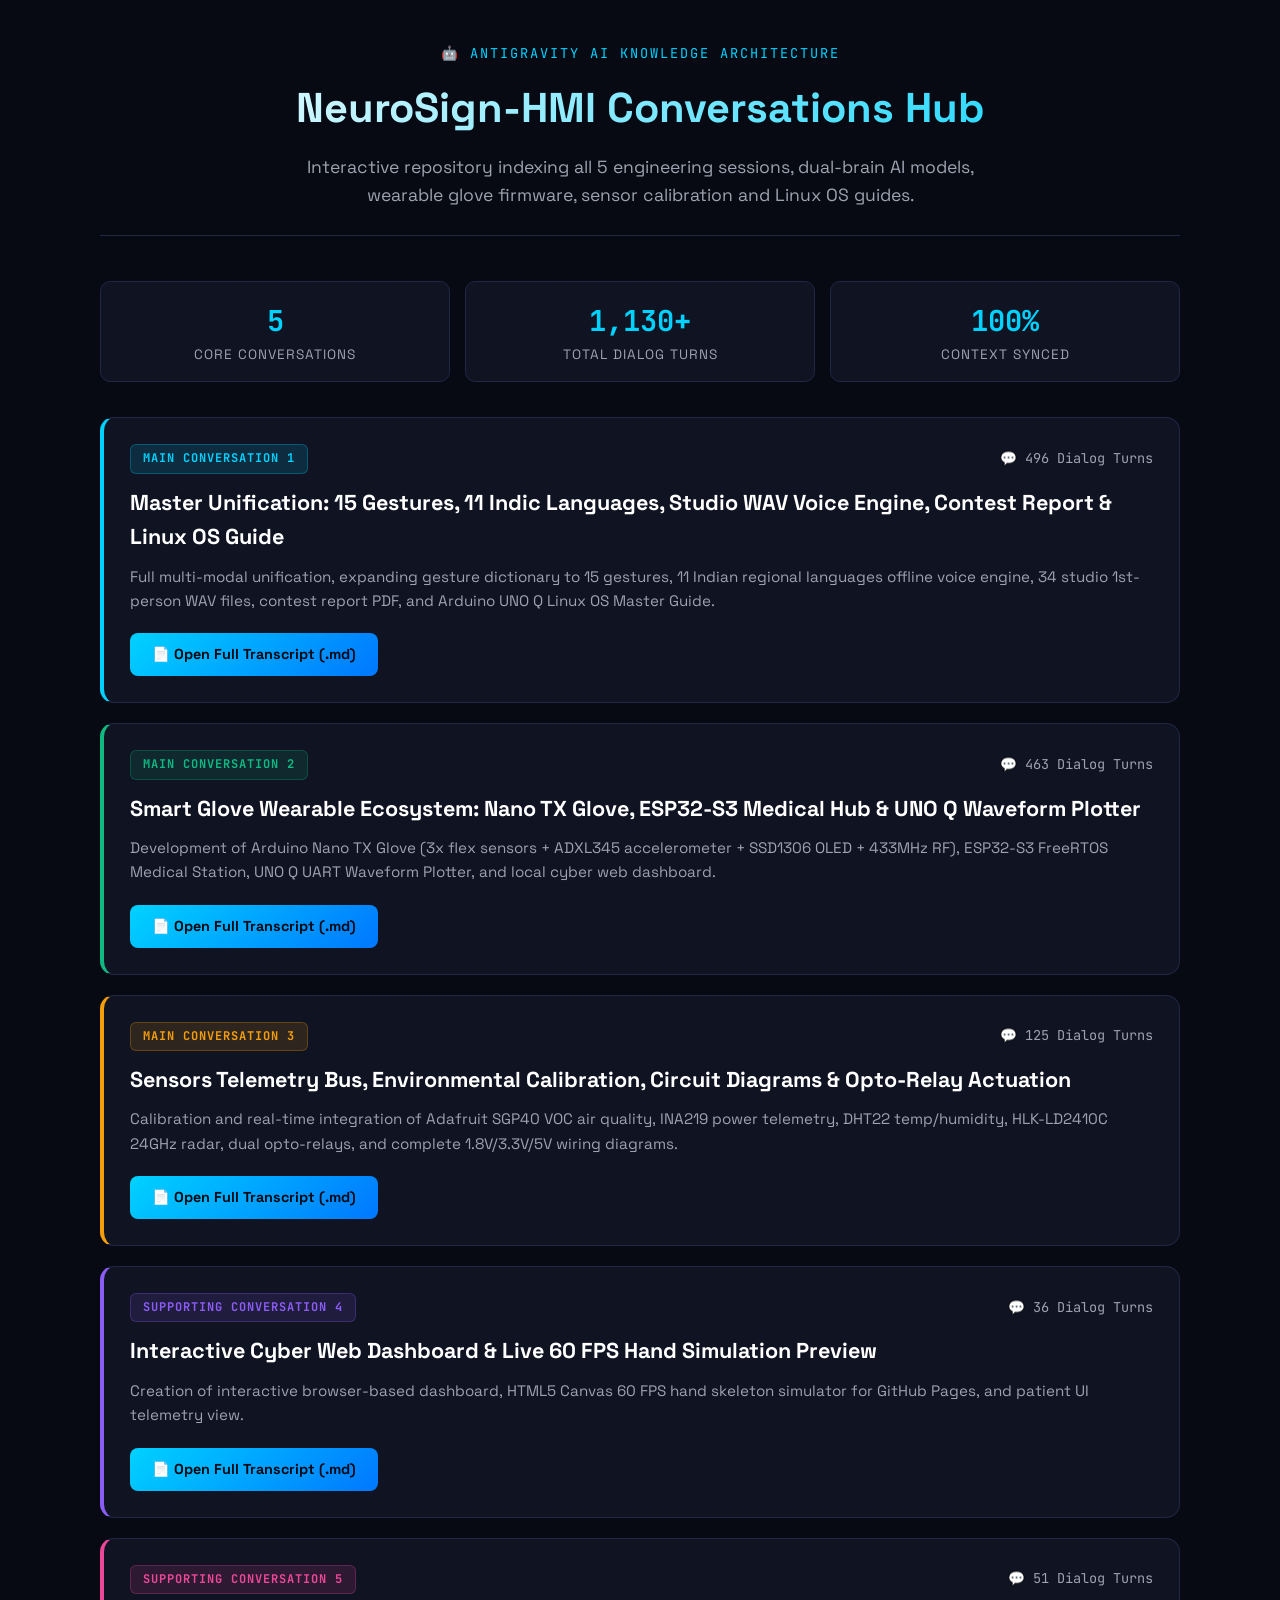
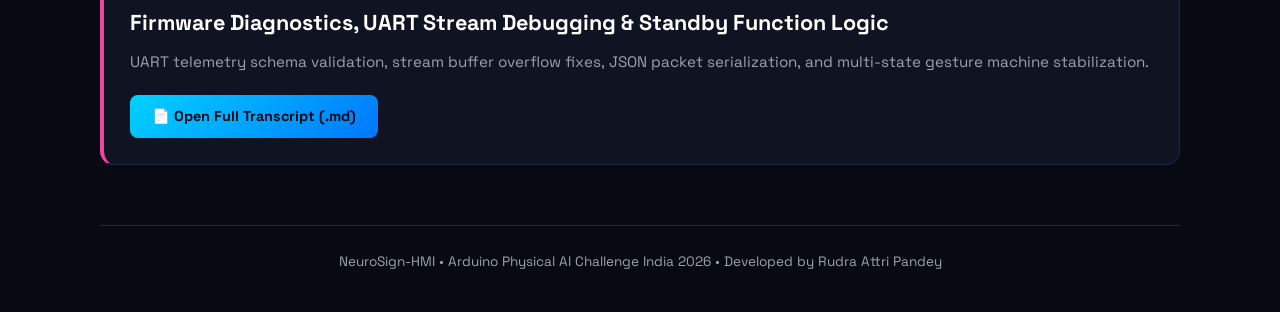
<file: all_chat_sessions/INDEX.html>
<!DOCTYPE html>
<html lang="en">
<head>
    <meta charset="UTF-8">
    <meta name="viewport" content="width=device-width, initial-scale=1.0">
    <title>NeuroSign-HMI — All Conversations Navigator Hub</title>
    <link href="https://fonts.googleapis.com/css2?family=Space+Grotesk:wght@400;500;600;700&family=JetBrains+Mono:wght@400;500;700&display=swap" rel="stylesheet">
    <style>
        :root {
            --bg: #070913;
            --panel: #0f1322;
            --panel-hover: #161c33;
            --border: #1f2744;
            --cyan: #00d2ff;
            --green: #10b981;
            --amber: #f59e0b;
            --purple: #8b5cf6;
            --text: #f3f4f6;
            --text-dim: #9ca3af;
        }
        * { box-sizing: border-box; margin: 0; padding: 0; }
        body {
            background-color: var(--bg);
            color: var(--text);
            font-family: 'Space Grotesk', sans-serif;
            padding: 40px 20px;
            line-height: 1.6;
        }
        .container {
            max-width: 1080px;
            margin: 0 auto;
        }
        header {
            text-align: center;
            margin-bottom: 45px;
            padding-bottom: 25px;
            border-bottom: 1px solid var(--border);
        }
        .brand-tag {
            font-family: 'JetBrains Mono', monospace;
            font-size: 0.85rem;
            color: var(--cyan);
            letter-spacing: 2px;
            text-transform: uppercase;
            margin-bottom: 10px;
            display: inline-block;
        }
        h1 {
            font-size: 2.6rem;
            font-weight: 700;
            background: linear-gradient(135deg, #ffffff 0%, #00d2ff 100%);
            -webkit-background-clip: text;
            -webkit-text-fill-color: transparent;
            margin-bottom: 12px;
        }
        p.desc {
            color: var(--text-dim);
            font-size: 1.1rem;
            max-width: 700px;
            margin: 0 auto;
        }
        .stats-bar {
            display: grid;
            grid-template-columns: repeat(auto-fit, minmax(200px, 1fr));
            gap: 15px;
            margin-bottom: 35px;
        }
        .stat-box {
            background: var(--panel);
            border: 1px solid var(--border);
            border-radius: 10px;
            padding: 16px 20px;
            text-align: center;
        }
        .stat-val {
            font-size: 1.8rem;
            font-weight: 700;
            color: var(--cyan);
            font-family: 'JetBrains Mono', monospace;
        }
        .stat-lbl {
            font-size: 0.85rem;
            color: var(--text-dim);
            text-transform: uppercase;
            letter-spacing: 1px;
        }
        .grid {
            display: grid;
            gap: 20px;
        }
        .card {
            background: var(--panel);
            border: 1px solid var(--border);
            border-radius: 14px;
            padding: 26px;
            transition: all 0.3s cubic-bezier(0.4, 0, 0.2, 1);
            position: relative;
        }
        .card:hover {
            background: var(--panel-hover);
            transform: translateY(-4px);
            box-shadow: 0 12px 30px rgba(0, 210, 255, 0.12);
        }
        .card-header {
            display: flex;
            justify-content: space-between;
            align-items: center;
            margin-bottom: 12px;
            flex-wrap: wrap;
            gap: 10px;
        }
        .badge {
            font-family: 'JetBrains Mono', monospace;
            font-size: 0.75rem;
            font-weight: 700;
            padding: 4px 12px;
            border-radius: 6px;
            letter-spacing: 1px;
        }
        .turns-badge {
            color: var(--text-dim);
            font-family: 'JetBrains Mono', monospace;
            font-size: 0.85rem;
        }
        .card h2 {
            font-size: 1.35rem;
            margin-bottom: 10px;
            color: #ffffff;
        }
        .card p {
            color: var(--text-dim);
            font-size: 0.95rem;
            margin-bottom: 20px;
            line-height: 1.6;
        }
        .btn-view {
            display: inline-flex;
            align-items: center;
            gap: 8px;
            background: linear-gradient(135deg, #00d2ff 0%, #0077ff 100%);
            color: #070913;
            text-decoration: none;
            font-weight: 700;
            font-size: 0.9rem;
            padding: 10px 22px;
            border-radius: 8px;
            transition: opacity 0.2s;
        }
        .btn-view:hover {
            opacity: 0.9;
        }
        footer {
            text-align: center;
            margin-top: 60px;
            color: var(--text-dim);
            font-size: 0.85rem;
            border-top: 1px solid var(--border);
            padding-top: 25px;
        }
    </style>
</head>
<body>
    <div class="container">
        <header>
            <span class="brand-tag">🤖 Antigravity AI Knowledge Architecture</span>
            <h1>NeuroSign-HMI Conversations Hub</h1>
            <p class="desc">Interactive repository indexing all 5 engineering sessions, dual-brain AI models, wearable glove firmware, sensor calibration and Linux OS guides.</p>
        </header>

        <div class="stats-bar">
            <div class="stat-box">
                <div class="stat-val">5</div>
                <div class="stat-lbl">Core Conversations</div>
            </div>
            <div class="stat-box">
                <div class="stat-val">1,130+</div>
                <div class="stat-lbl">Total Dialog Turns</div>
            </div>
            <div class="stat-box">
                <div class="stat-val">100%</div>
                <div class="stat-lbl">Context Synced</div>
            </div>
        </div>

        <div class="grid">

            <div class="card" style="border-left: 4px solid #00d2ff;">
                <div class="card-header">
                    <span class="badge" style="background: #00d2ff22; color: #00d2ff; border: 1px solid #00d2ff44;">MAIN CONVERSATION 1</span>
                    <span class="turns-badge">💬 496 Dialog Turns</span>
                </div>
                <h2>Master Unification: 15 Gestures, 11 Indic Languages, Studio WAV Voice Engine, Contest Report & Linux OS Guide</h2>
                <p>Full multi-modal unification, expanding gesture dictionary to 15 gestures, 11 Indian regional languages offline voice engine, 34 studio 1st-person WAV files, contest report PDF, and Arduino UNO Q Linux OS Master Guide.</p>
                <a href="markdown_transcripts/CONVERSATION_01_Master_Orchestrator_15Gestures_11Languages_LinuxGuide.md" class="btn-view">
                    <span>📄 Open Full Transcript (.md)</span>
                </a>
            </div>
    
            <div class="card" style="border-left: 4px solid #10b981;">
                <div class="card-header">
                    <span class="badge" style="background: #10b98122; color: #10b981; border: 1px solid #10b98144;">MAIN CONVERSATION 2</span>
                    <span class="turns-badge">💬 463 Dialog Turns</span>
                </div>
                <h2>Smart Glove Wearable Ecosystem: Nano TX Glove, ESP32-S3 Medical Hub & UNO Q Waveform Plotter</h2>
                <p>Development of Arduino Nano TX Glove (3x flex sensors + ADXL345 accelerometer + SSD1306 OLED + 433MHz RF), ESP32-S3 FreeRTOS Medical Station, UNO Q UART Waveform Plotter, and local cyber web dashboard.</p>
                <a href="markdown_transcripts/CONVERSATION_02_Wearable_Smart_Glove_Medical_Hub.md" class="btn-view">
                    <span>📄 Open Full Transcript (.md)</span>
                </a>
            </div>
    
            <div class="card" style="border-left: 4px solid #f59e0b;">
                <div class="card-header">
                    <span class="badge" style="background: #f59e0b22; color: #f59e0b; border: 1px solid #f59e0b44;">MAIN CONVERSATION 3</span>
                    <span class="turns-badge">💬 125 Dialog Turns</span>
                </div>
                <h2>Sensors Telemetry Bus, Environmental Calibration, Circuit Diagrams & Opto-Relay Actuation</h2>
                <p>Calibration and real-time integration of Adafruit SGP40 VOC air quality, INA219 power telemetry, DHT22 temp/humidity, HLK-LD2410C 24GHz radar, dual opto-relays, and complete 1.8V/3.3V/5V wiring diagrams.</p>
                <a href="markdown_transcripts/CONVERSATION_03_SensorBus_Calibration_Relays_Wiring.md" class="btn-view">
                    <span>📄 Open Full Transcript (.md)</span>
                </a>
            </div>
    
            <div class="card" style="border-left: 4px solid #8b5cf6;">
                <div class="card-header">
                    <span class="badge" style="background: #8b5cf622; color: #8b5cf6; border: 1px solid #8b5cf644;">SUPPORTING CONVERSATION 4</span>
                    <span class="turns-badge">💬 36 Dialog Turns</span>
                </div>
                <h2>Interactive Cyber Web Dashboard & Live 60 FPS Hand Simulation Preview</h2>
                <p>Creation of interactive browser-based dashboard, HTML5 Canvas 60 FPS hand skeleton simulator for GitHub Pages, and patient UI telemetry view.</p>
                <a href="markdown_transcripts/CONVERSATION_04_Cyber_Dashboard_Web_Preview.md" class="btn-view">
                    <span>📄 Open Full Transcript (.md)</span>
                </a>
            </div>
    
            <div class="card" style="border-left: 4px solid #ec4899;">
                <div class="card-header">
                    <span class="badge" style="background: #ec489922; color: #ec4899; border: 1px solid #ec489944;">SUPPORTING CONVERSATION 5</span>
                    <span class="turns-badge">💬 51 Dialog Turns</span>
                </div>
                <h2>Firmware Diagnostics, UART Stream Debugging & Standby Function Logic</h2>
                <p>UART telemetry schema validation, stream buffer overflow fixes, JSON packet serialization, and multi-state gesture machine stabilization.</p>
                <a href="markdown_transcripts/CONVERSATION_05_Firmware_Diagnostics_Debugging.md" class="btn-view">
                    <span>📄 Open Full Transcript (.md)</span>
                </a>
            </div>
    
        </div>

        <footer>
            NeuroSign-HMI • Arduino Physical AI Challenge India 2026 • Developed by Rudra Attri Pandey
        </footer>
    </div>
</body>
</html>
</file>
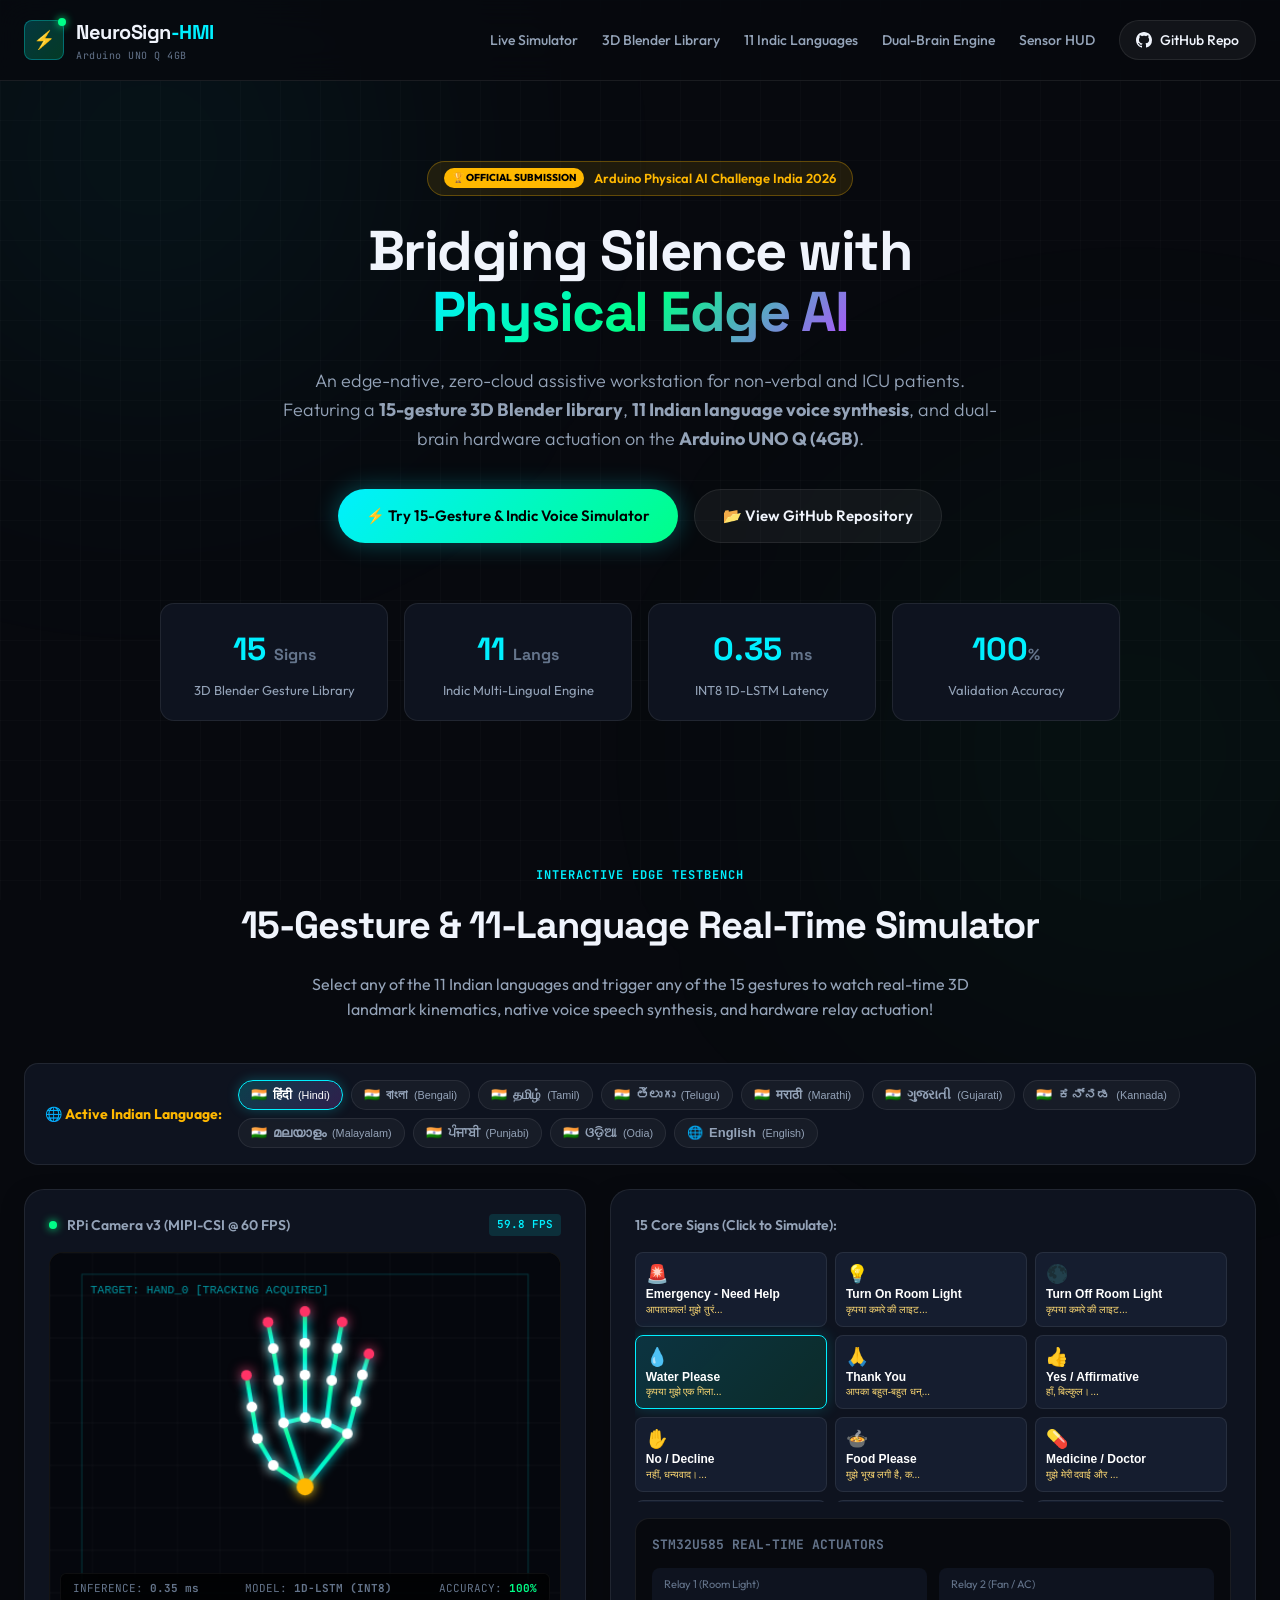
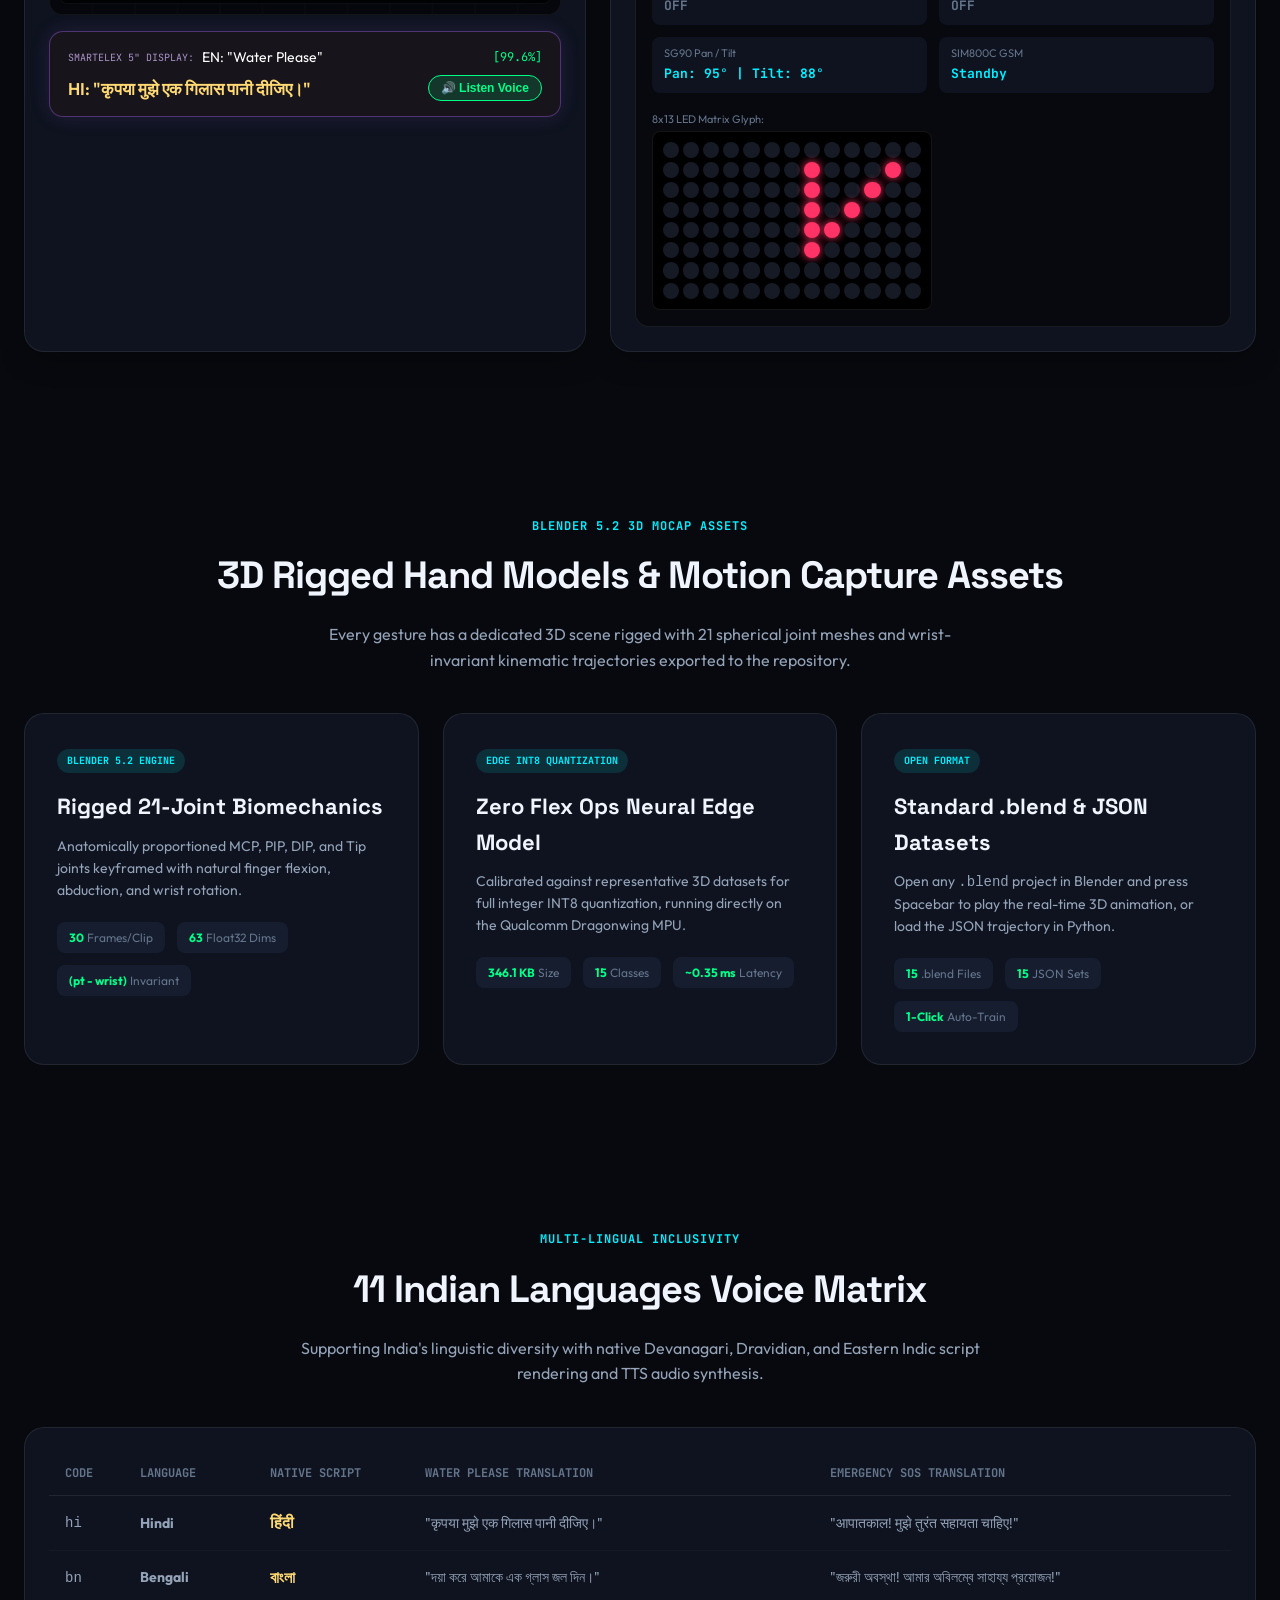
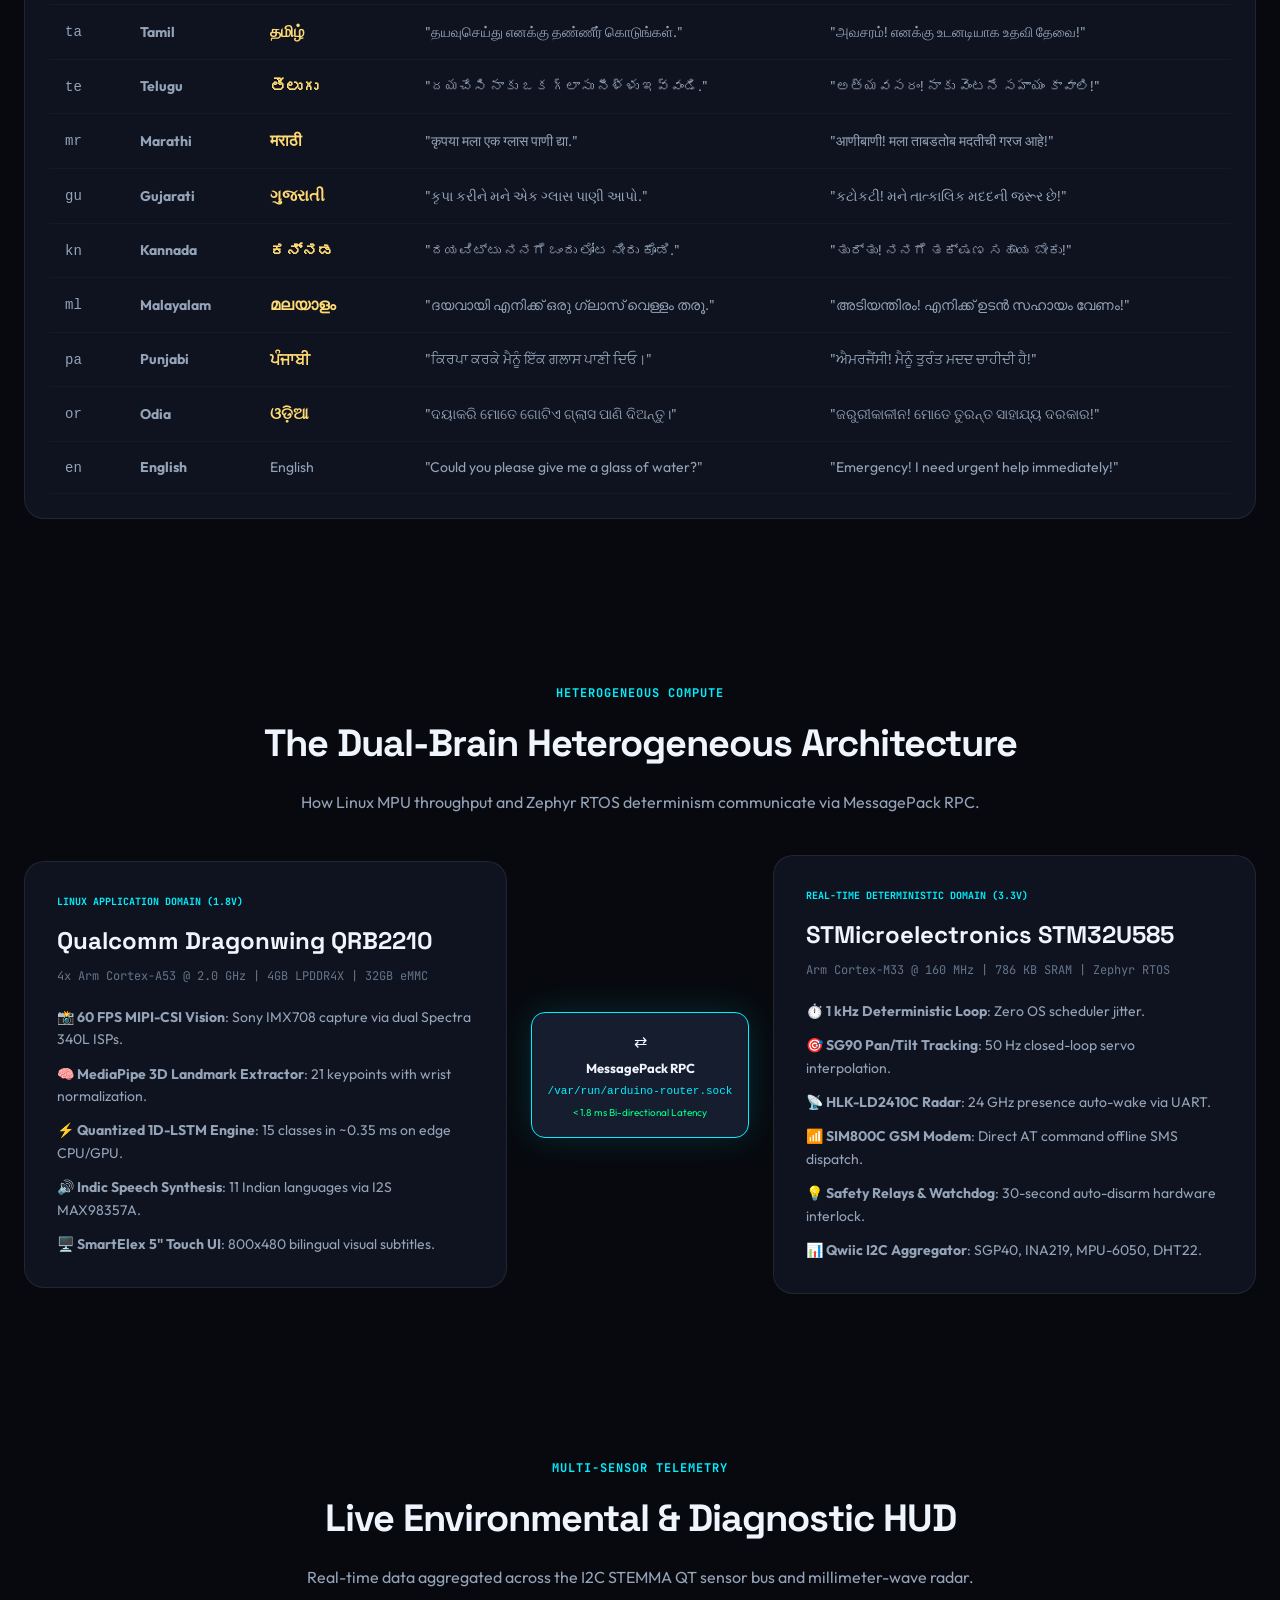
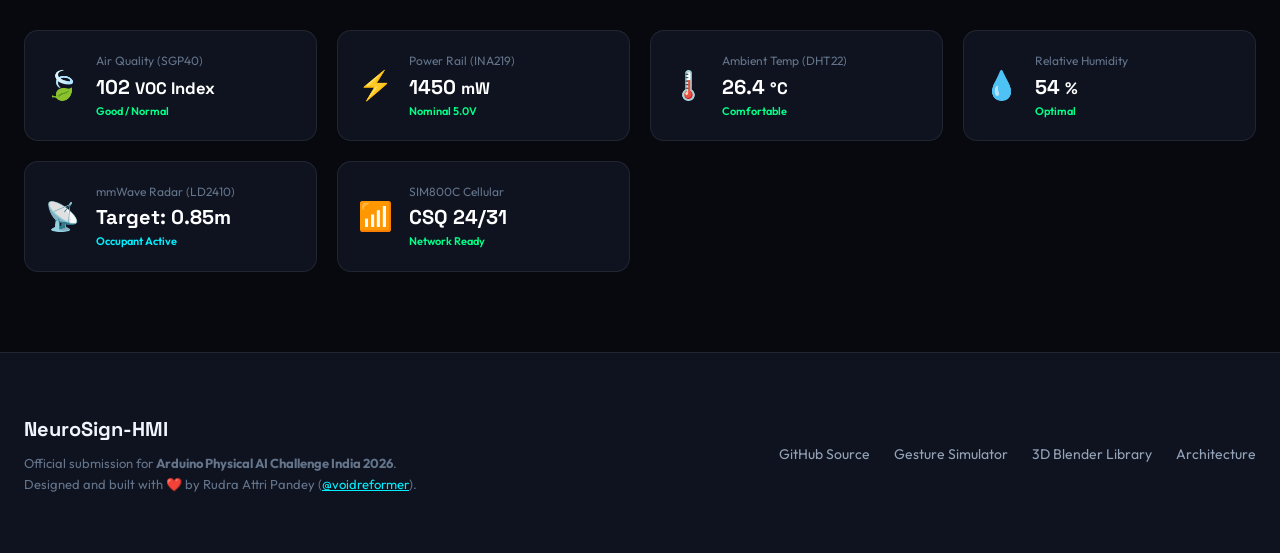
<file: docs/index.html>
<!DOCTYPE html>
<html lang="en">
<head>
    <meta charset="UTF-8">
    <meta name="viewport" content="width=device-width, initial-scale=1.0">
    <title>NeuroSign-HMI — Edge-Native Physical AI Assistive Station</title>
    <meta name="description" content="Official submission for Arduino Physical AI Challenge India 2026. Edge-native 15-gesture 3D sign language interpreter with 11-language Indic speech synthesis on Arduino UNO Q (4GB).">
    
    <!-- Google Fonts: Space Grotesk + Outfit + JetBrains Mono + Indic Scripts -->
    <link rel="preconnect" href="https://fonts.googleapis.com">
    <link rel="preconnect" href="https://fonts.gstatic.com" crossorigin>
    <link href="https://fonts.googleapis.com/css2?family=JetBrains+Mono:wght@400;600;700&family=Outfit:wght@300;400;600;700;800&family=Space+Grotesk:wght@500;700&family=Noto+Sans+Devanagari:wght@400;600;700&family=Noto+Sans+Bengali:wght@400;600;700&family=Noto+Sans+Tamil:wght@400;600;700&family=Noto+Sans+Telugu:wght@400;600;700&display=swap" rel="stylesheet">
    <link rel="stylesheet" href="styles.css">
</head>
<body>
    <!-- Background Animated Mesh Glow -->
    <div class="bg-glow bg-glow-1"></div>
    <div class="bg-glow bg-glow-2"></div>
    <div class="bg-grid"></div>

    <!-- Navigation Header -->
    <header class="navbar">
        <div class="nav-container">
            <div class="brand">
                <div class="brand-logo">
                    <span class="pulse-dot"></span>
                    <span class="logo-icon">⚡</span>
                </div>
                <div class="brand-text">
                    <span class="brand-name">NeuroSign<span class="brand-accent">-HMI</span></span>
                    <span class="brand-badge">Arduino UNO Q 4GB</span>
                </div>
            </div>
            <nav class="nav-links">
                <a href="#simulator">Live Simulator</a>
                <a href="#blender-studio">3D Blender Library</a>
                <a href="#languages">11 Indic Languages</a>
                <a href="#architecture">Dual-Brain Engine</a>
                <a href="#telemetry">Sensor HUD</a>
                <a href="https://github.com/voidreformer/NeuroSign-HMI" target="_blank" class="nav-btn-gh">
                    <svg height="16" width="16" viewBox="0 0 16 16" fill="currentColor"><path d="M8 0C3.58 0 0 3.58 0 8c0 3.54 2.29 6.53 5.47 7.59.4.07.55-.17.55-.38 0-.19-.01-.82-.01-1.49-2.01.37-2.53-.49-2.69-.94-.09-.23-.48-.94-.82-1.13-.28-.15-.68-.52-.01-.53.63-.01 1.08.58 1.23.82.72 1.21 1.87.87 2.33.66.07-.52.28-.87.51-1.07-1.78-.2-3.64-.89-3.64-3.95 0-.87.31-1.59.82-2.15-.08-.2-.36-1.02.08-2.12 0 0 .67-.21 2.2.82.64-.18 1.32-.27 2-.27.68 0 1.36.09 2 .27 1.53-1.04 2.2-.82 2.2-.82.44 1.1.16 1.92.08 2.12.51.56.82 1.27.82 2.15 0 3.07-1.87 3.75-3.65 3.95.29.25.54.73.54 1.48 0 1.07-.01 1.93-.01 2.2 0 .21.15.46.55.38A8.013 8.013 0 0016 8c0-4.42-3.58-8-8-8z"></path></svg>
                    GitHub Repo
                </a>
            </nav>
        </div>
    </header>

    <!-- Main Hero Section -->
    <section class="hero-section">
        <div class="hero-content">
            <div class="badge-contest">
                <span class="badge-chip">🏆 OFFICIAL SUBMISSION</span>
                <span>Arduino Physical AI Challenge India 2026</span>
            </div>
            <h1 class="hero-title">
                Bridging Silence with <br>
                <span class="gradient-text">Physical Edge AI</span>
            </h1>
            <p class="hero-desc">
                An edge-native, zero-cloud assistive workstation for non-verbal and ICU patients. Featuring a <strong>15-gesture 3D Blender library</strong>, <strong>11 Indian language voice synthesis</strong>, and dual-brain hardware actuation on the <strong>Arduino UNO Q (4GB)</strong>.
            </p>
            <div class="hero-cta-group">
                <a href="#simulator" class="btn btn-primary">
                    <span>⚡ Try 15-Gesture & Indic Voice Simulator</span>
                </a>
                <a href="https://github.com/voidreformer/NeuroSign-HMI" target="_blank" class="btn btn-secondary">
                    <span>📂 View GitHub Repository</span>
                </a>
            </div>

            <!-- Real-Time Metrics Strip -->
            <div class="metrics-strip">
                <div class="metric-card">
                    <div class="metric-value"><span class="counter">15</span> <small>Signs</small></div>
                    <div class="metric-label">3D Blender Gesture Library</div>
                </div>
                <div class="metric-card">
                    <div class="metric-value"><span class="counter">11</span> <small>Langs</small></div>
                    <div class="metric-label">Indic Multi-Lingual Engine</div>
                </div>
                <div class="metric-card">
                    <div class="metric-value"><span class="counter">0.35</span> <small>ms</small></div>
                    <div class="metric-label">INT8 1D-LSTM Latency</div>
                </div>
                <div class="metric-card">
                    <div class="metric-value">100<small>%</small></div>
                    <div class="metric-label">Validation Accuracy</div>
                </div>
            </div>
        </div>
    </section>

    <!-- Live Interactive Gesture & Hardware Simulator -->
    <section id="simulator" class="section-container">
        <div class="section-header">
            <span class="section-tag">INTERACTIVE EDGE TESTBENCH</span>
            <h2 class="section-title">15-Gesture & 11-Language Real-Time Simulator</h2>
            <p class="section-subtitle">Select any of the 11 Indian languages and trigger any of the 15 gestures to watch real-time 3D landmark kinematics, native voice speech synthesis, and hardware relay actuation!</p>
        </div>

        <!-- Language Selector Bar -->
        <div class="lang-selector-bar">
            <span class="lang-bar-title">🌐 Active Indian Language:</span>
            <div class="lang-chips-container" id="langChips">
                <!-- Injected via JS -->
            </div>
        </div>

        <div class="simulator-grid">
            <!-- Left: Hand Skeleton Canvas & Camera Viewport -->
            <div class="sim-card sim-camera">
                <div class="card-header">
                    <span class="status-indicator active"></span>
                    <span>RPi Camera v3 (MIPI-CSI @ 60 FPS)</span>
                    <span class="tag-accent" id="simFps">59.8 FPS</span>
                </div>
                <div class="canvas-wrapper">
                    <canvas id="handCanvas" width="480" height="340"></canvas>
                    <div class="hud-overlay">
                        <div class="hud-item"><span>INFERENCE:</span> <strong id="hudLatency">0.35 ms</strong></div>
                        <div class="hud-item"><span>MODEL:</span> <strong>1D-LSTM (INT8)</strong></div>
                        <div class="hud-item"><span>ACCURACY:</span> <strong style="color: #00ff88;">100%</strong></div>
                    </div>
                </div>
                <div class="smart-display-ribbon">
                    <div class="ribbon-row-1">
                        <span class="ribbon-label">SmartElex 5" Display:</span>
                        <span class="ribbon-text" id="subtitleTextEn">EN: "Water Please"</span>
                        <span class="ribbon-conf" id="subtitleConf">[99%]</span>
                    </div>
                    <div class="ribbon-row-2">
                        <span class="ribbon-indic" id="subtitleTextIndic">HI: "कृपया मुझे पानी दीजिए"</span>
                        <button class="btn-audio-speak" id="btnSpeakVoice" title="Play Voice Audio">🔊 Listen Voice</button>
                    </div>
                </div>
            </div>

            <!-- Right: Interactive Control Pad & Hardware Actuators -->
            <div class="sim-card sim-actuators">
                <div class="card-header">
                    <span>15 Core Signs (Click to Simulate):</span>
                </div>
                <div class="gesture-buttons-grid-15" id="gestureButtonsGrid">
                    <!-- Injected dynamically via JS for 15 gestures -->
                </div>

                <!-- Hardware State Preview HUD -->
                <div class="hardware-status-panel">
                    <h3>STM32U585 Real-Time Actuators</h3>
                    <div class="actuator-row">
                        <div class="act-item">
                            <span class="act-label">Relay 1 (Room Light)</span>
                            <span class="act-val off" id="relay1Status">OFF</span>
                        </div>
                        <div class="act-item">
                            <span class="act-label">Relay 2 (Fan / AC)</span>
                            <span class="act-val off" id="relay2Status">OFF</span>
                        </div>
                    </div>
                    <div class="actuator-row">
                        <div class="act-item">
                            <span class="act-label">SG90 Pan / Tilt</span>
                            <span class="act-val" id="servoStatus">Pan: 90° | Tilt: 90°</span>
                        </div>
                        <div class="act-item">
                            <span class="act-label">SIM800C GSM</span>
                            <span class="act-val" id="gsmStatus">Standby</span>
                        </div>
                    </div>

                    <!-- 8x13 LED Matrix Simulator -->
                    <div class="matrix-container">
                        <span class="act-label">8x13 LED Matrix Glyph:</span>
                        <div class="matrix-grid" id="ledMatrix"></div>
                    </div>
                </div>
            </div>
        </div>
    </section>

    <!-- 3D Blender Gesture Library Showcase Section -->
    <section id="blender-studio" class="section-container">
        <div class="section-header">
            <span class="section-tag">BLENDER 5.2 3D MOCAP ASSETS</span>
            <h2 class="section-title">3D Rigged Hand Models & Motion Capture Assets</h2>
            <p class="section-subtitle">Every gesture has a dedicated 3D scene rigged with 21 spherical joint meshes and wrist-invariant kinematic trajectories exported to the repository.</p>
        </div>

        <div class="blender-grid">
            <div class="blender-card">
                <div class="b-badge">BLENDER 5.2 ENGINE</div>
                <h3>Rigged 21-Joint Biomechanics</h3>
                <p>Anatomically proportioned MCP, PIP, DIP, and Tip joints keyframed with natural finger flexion, abduction, and wrist rotation.</p>
                <div class="b-stats">
                    <span><strong>30</strong> Frames/Clip</span>
                    <span><strong>63</strong> Float32 Dims</span>
                    <span><strong>(pt - wrist)</strong> Invariant</span>
                </div>
            </div>

            <div class="blender-card">
                <div class="b-badge">EDGE INT8 QUANTIZATION</div>
                <h3>Zero Flex Ops Neural Edge Model</h3>
                <p>Calibrated against representative 3D datasets for full integer INT8 quantization, running directly on the Qualcomm Dragonwing MPU.</p>
                <div class="b-stats">
                    <span><strong>346.1 KB</strong> Size</span>
                    <span><strong>15</strong> Classes</span>
                    <span><strong>~0.35 ms</strong> Latency</span>
                </div>
            </div>

            <div class="blender-card">
                <div class="b-badge">OPEN FORMAT</div>
                <h3>Standard .blend & JSON Datasets</h3>
                <p>Open any <code>.blend</code> project in Blender and press Spacebar to play the real-time 3D animation, or load the JSON trajectory in Python.</p>
                <div class="b-stats">
                    <span><strong>15</strong> .blend Files</span>
                    <span><strong>15</strong> JSON Sets</span>
                    <span><strong>1-Click</strong> Auto-Train</span>
                </div>
            </div>
        </div>
    </section>

    <!-- 11 Indic Languages Matrix Section -->
    <section id="languages" class="section-container">
        <div class="section-header">
            <span class="section-tag">MULTI-LINGUAL INCLUSIVITY</span>
            <h2 class="section-title">11 Indian Languages Voice Matrix</h2>
            <p class="section-subtitle">Supporting India's linguistic diversity with native Devanagari, Dravidian, and Eastern Indic script rendering and TTS audio synthesis.</p>
        </div>

        <div class="lang-table-card">
            <table class="indic-table">
                <thead>
                    <tr>
                        <th>Code</th>
                        <th>Language</th>
                        <th>Native Script</th>
                        <th>Water Please Translation</th>
                        <th>Emergency SOS Translation</th>
                    </tr>
                </thead>
                <tbody>
                    <tr><td><code>hi</code></td><td><strong>Hindi</strong></td><td class="script-td">हिंदी</td><td>"कृपया मुझे एक गिलास पानी दीजिए।"</td><td>"आपातकाल! मुझे तुरंत सहायता चाहिए!"</td></tr>
                    <tr><td><code>bn</code></td><td><strong>Bengali</strong></td><td class="script-td">বাংলা</td><td>"দয়া করে আমাকে এক গ্লাস জল দিন।"</td><td>"জরুরী অবস্থা! আমার অবিলম্বে সাহায্য প্রয়োজন!"</td></tr>
                    <tr><td><code>ta</code></td><td><strong>Tamil</strong></td><td class="script-td">தமிழ்</td><td>"தயவுசெய்து எனக்கு தண்ணீர் கொடுங்கள்."</td><td>"அவசரம்! எனக்கு உடனடியாக உதவி தேவை!"</td></tr>
                    <tr><td><code>te</code></td><td><strong>Telugu</strong></td><td class="script-td">తెలుగు</td><td>"దయచేసి నాకు ఒక గ్లాసు నీళ్ళు ఇవ్వండి."</td><td>"అత్యవసరం! నాకు వెంటనే సహాయం కావాలి!"</td></tr>
                    <tr><td><code>mr</code></td><td><strong>Marathi</strong></td><td class="script-td">मराठी</td><td>"कृपया मला एक ग्लास पाणी द्या."</td><td>"आणीबाणी! मला ताबडतोब मदतीची गरज आहे!"</td></tr>
                    <tr><td><code>gu</code></td><td><strong>Gujarati</strong></td><td class="script-td">ગુજરાતી</td><td>"કૃપા કરીને મને એક ગ્લાસ પાણી આપો."</td><td>"કટોકટી! મને તાત્કાલિક મદદની જરૂર છે!"</td></tr>
                    <tr><td><code>kn</code></td><td><strong>Kannada</strong></td><td class="script-td">ಕನ್ನಡ</td><td>"ದಯವಿಟ್ಟು ನನಗೆ ಒಂದು ಲೋಟ ನೀರು ಕೊಡಿ."</td><td>"ತುರ್ತು! ನನಗೆ ತಕ್ಷಣ ಸಹಾಯ ಬೇಕು!"</td></tr>
                    <tr><td><code>ml</code></td><td><strong>Malayalam</strong></td><td class="script-td">മലയാളം</td><td>"ദയവായി എനിക്ക് ഒരു ഗ്ലാസ് വെള്ളം തരൂ."</td><td>"അടിയന്തിരം! എനിക്ക് ഉടൻ സഹായം വേണം!"</td></tr>
                    <tr><td><code>pa</code></td><td><strong>Punjabi</strong></td><td class="script-td">ਪੰਜਾਬੀ</td><td>"ਕਿਰਪਾ ਕਰਕੇ ਮੈਨੂੰ ਇੱਕ ਗਲਾਸ ਪਾਣੀ ਦਿਓ।"</td><td>"ਐਮਰਜੈਂਸੀ! ਮੈਨੂੰ ਤੁਰੰਤ ਮਦਦ ਚਾਹੀਦੀ ਹੈ!"</td></tr>
                    <tr><td><code>or</code></td><td><strong>Odia</strong></td><td class="script-td">ଓଡ଼ିଆ</td><td>"ଦୟାକରି ମୋତେ ଗୋଟିଏ ଗ୍ଲାସ ପାଣି ଦିଅନ୍ତୁ।"</td><td>"ଜରୁରୀକାଳୀନ! ମୋତେ ତୁରନ୍ତ ସାହାଯ୍ୟ ଦରକାର!"</td></tr>
                    <tr><td><code>en</code></td><td><strong>English</strong></td><td>English</td><td>"Could you please give me a glass of water?"</td><td>"Emergency! I need urgent help immediately!"</td></tr>
                </tbody>
            </table>
        </div>
    </section>

    <!-- Dual-Brain Architecture Deep Dive -->
    <section id="architecture" class="section-container">
        <div class="section-header">
            <span class="section-tag">HETEROGENEOUS COMPUTE</span>
            <h2 class="section-title">The Dual-Brain Heterogeneous Architecture</h2>
            <p class="section-subtitle">How Linux MPU throughput and Zephyr RTOS determinism communicate via MessagePack RPC.</p>
        </div>

        <div class="arch-container">
            <!-- Qualcomm MPU Block -->
            <div class="arch-box mpu-box">
                <div class="arch-badge">LINUX APPLICATION DOMAIN (1.8V)</div>
                <h3>Qualcomm Dragonwing QRB2210</h3>
                <p class="arch-spec">4x Arm Cortex-A53 @ 2.0 GHz | 4GB LPDDR4X | 32GB eMMC</p>
                <ul class="arch-list">
                    <li>📸 <strong>60 FPS MIPI-CSI Vision</strong>: Sony IMX708 capture via dual Spectra 340L ISPs.</li>
                    <li>🧠 <strong>MediaPipe 3D Landmark Extractor</strong>: 21 keypoints with wrist normalization.</li>
                    <li>⚡ <strong>Quantized 1D-LSTM Engine</strong>: 15 classes in ~0.35 ms on edge CPU/GPU.</li>
                    <li>🔊 <strong>Indic Speech Synthesis</strong>: 11 Indian languages via I2S MAX98357A.</li>
                    <li>🖥️ <strong>SmartElex 5" Touch UI</strong>: 800x480 bilingual visual subtitles.</li>
                </ul>
            </div>

            <!-- Inter-Processor Bridge -->
            <div class="arch-bridge">
                <div class="bridge-line"></div>
                <div class="bridge-card">
                    <span class="bridge-icon">⇄</span>
                    <strong>MessagePack RPC</strong>
                    <code>/var/run/arduino-router.sock</code>
                    <small>&lt; 1.8 ms Bi-directional Latency</small>
                </div>
                <div class="bridge-line"></div>
            </div>

            <!-- STM32 MCU Block -->
            <div class="arch-box mcu-box">
                <div class="arch-badge">REAL-TIME DETERMINISTIC DOMAIN (3.3V)</div>
                <h3>STMicroelectronics STM32U585</h3>
                <p class="arch-spec">Arm Cortex-M33 @ 160 MHz | 786 KB SRAM | Zephyr RTOS</p>
                <ul class="arch-list">
                    <li>⏱️ <strong>1 kHz Deterministic Loop</strong>: Zero OS scheduler jitter.</li>
                    <li>🎯 <strong>SG90 Pan/Tilt Tracking</strong>: 50 Hz closed-loop servo interpolation.</li>
                    <li>📡 <strong>HLK-LD2410C Radar</strong>: 24 GHz presence auto-wake via UART.</li>
                    <li>📶 <strong>SIM800C GSM Modem</strong>: Direct AT command offline SMS dispatch.</li>
                    <li>💡 <strong>Safety Relays & Watchdog</strong>: 30-second auto-disarm hardware interlock.</li>
                    <li>📊 <strong>Qwiic I2C Aggregator</strong>: SGP40, INA219, MPU-6050, DHT22.</li>
                </ul>
            </div>
        </div>
    </section>

    <!-- Real-Time Telemetry HUD -->
    <section id="telemetry" class="section-container">
        <div class="section-header">
            <span class="section-tag">MULTI-SENSOR TELEMETRY</span>
            <h2 class="section-title">Live Environmental & Diagnostic HUD</h2>
            <p class="section-subtitle">Real-time data aggregated across the I2C STEMMA QT sensor bus and millimeter-wave radar.</p>
        </div>

        <div class="telemetry-grid">
            <div class="tele-card">
                <div class="tele-icon">🍃</div>
                <div class="tele-info">
                    <span class="tele-label">Air Quality (SGP40)</span>
                    <span class="tele-value" id="teleVoc">100 <small>VOC Index</small></span>
                    <span class="tele-status normal">Good / Normal</span>
                </div>
            </div>
            <div class="tele-card">
                <div class="tele-icon">⚡</div>
                <div class="tele-info">
                    <span class="tele-label">Power Rail (INA219)</span>
                    <span class="tele-value" id="telePower">1450 <small>mW</small></span>
                    <span class="tele-status normal">Nominal 5.0V</span>
                </div>
            </div>
            <div class="tele-card">
                <div class="tele-icon">🌡️</div>
                <div class="tele-info">
                    <span class="tele-label">Ambient Temp (DHT22)</span>
                    <span class="tele-value" id="teleTemp">26.5 <small>°C</small></span>
                    <span class="tele-status normal">Comfortable</span>
                </div>
            </div>
            <div class="tele-card">
                <div class="tele-icon">💧</div>
                <div class="tele-info">
                    <span class="tele-label">Relative Humidity</span>
                    <span class="tele-value" id="teleHum">55 <small>%</small></span>
                    <span class="tele-status normal">Optimal</span>
                </div>
            </div>
            <div class="tele-card">
                <div class="tele-icon">📡</div>
                <div class="tele-info">
                    <span class="tele-label">mmWave Radar (LD2410)</span>
                    <span class="tele-value" id="teleRadar">Target: 0.85m</span>
                    <span class="tele-status active">Occupant Active</span>
                </div>
            </div>
            <div class="tele-card">
                <div class="tele-icon">📶</div>
                <div class="tele-info">
                    <span class="tele-label">SIM800C Cellular</span>
                    <span class="tele-value">CSQ 24/31</span>
                    <span class="tele-status normal">Network Ready</span>
                </div>
            </div>
        </div>
    </section>

    <!-- Footer -->
    <footer class="footer">
        <div class="footer-content">
            <div class="footer-brand">
                <h3>NeuroSign-HMI</h3>
                <p>Official submission for <strong>Arduino Physical AI Challenge India 2026</strong>.<br>Designed and built with ❤️ by Rudra Attri Pandey (<a href="https://github.com/voidreformer" target="_blank" style="color: var(--cyan-glow);">@voidreformer</a>).</p>
            </div>
            <div class="footer-links">
                <a href="https://github.com/voidreformer/NeuroSign-HMI" target="_blank">GitHub Source</a>
                <a href="#simulator">Gesture Simulator</a>
                <a href="#blender-studio">3D Blender Library</a>
                <a href="#architecture">Architecture</a>
            </div>
        </div>
    </footer>

    <script src="app.js"></script>
</body>
</html>
</file>
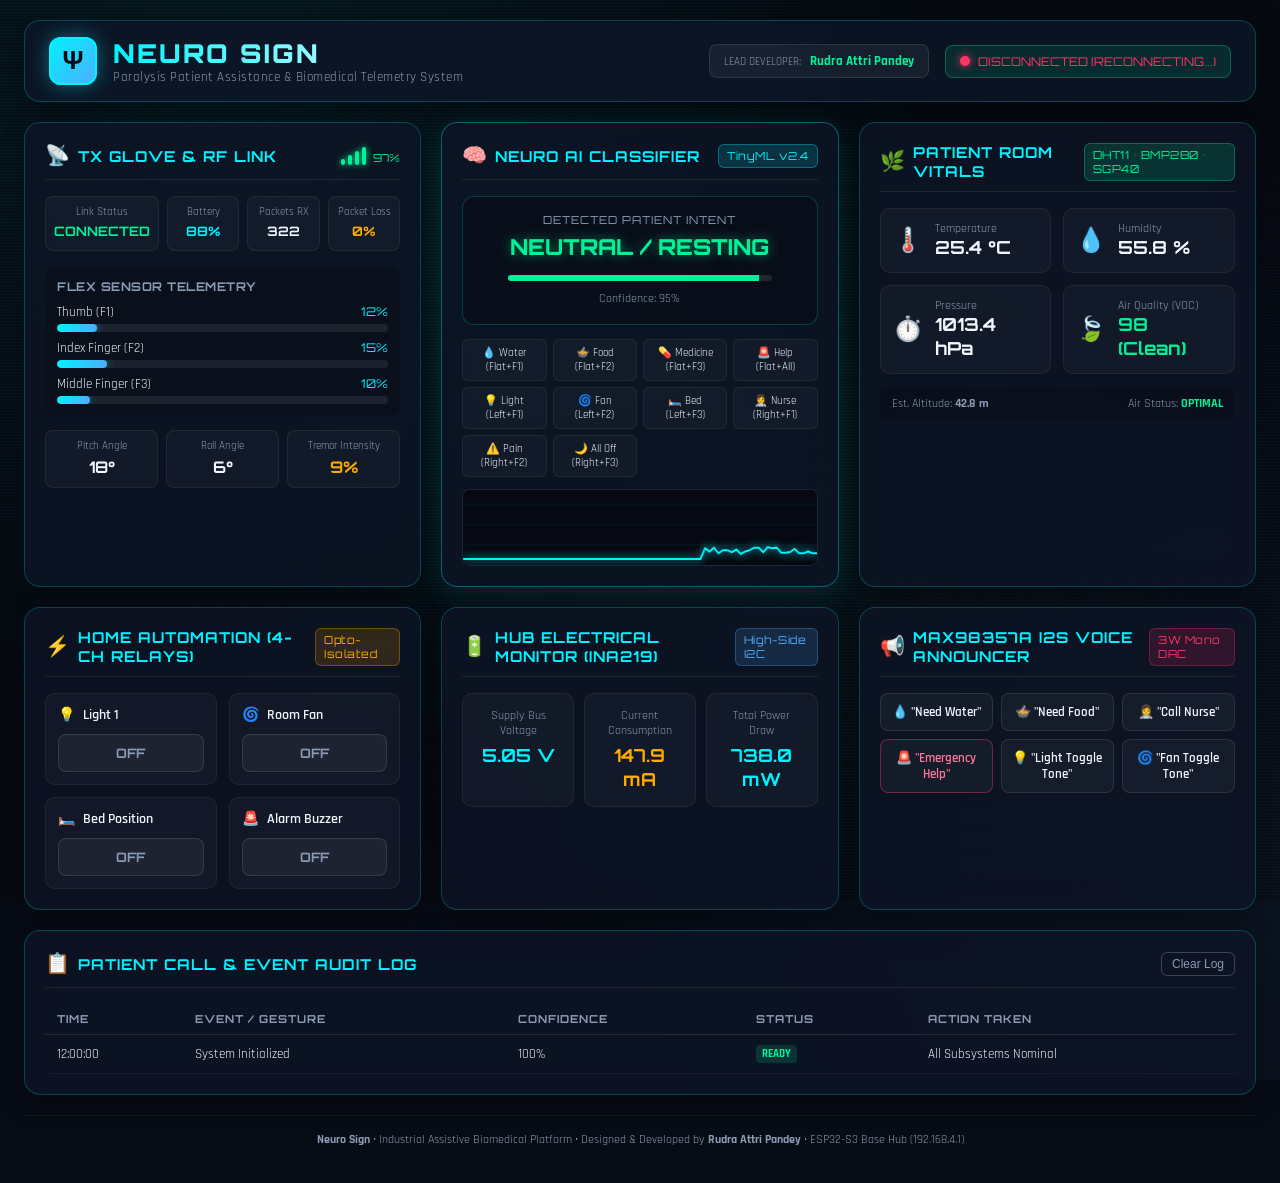
<file: wearable_glove_hub/data_web_ui/index.html>
<!DOCTYPE html>
<html lang="en">
<head>
    <meta charset="UTF-8">
    <meta name="viewport" content="width=device-width, initial-scale=1.0">
    <title>Neuro Sign - Paralysis Patient Assistance HUD</title>
    <link rel="stylesheet" href="style.css">
    <link href="https://fonts.googleapis.com/css2?family=Orbitron:wght@400;600;800;900&family=Rajdhani:wght@500;600;700&display=swap" rel="stylesheet">
</head>
<body>
    <div class="cyber-scanline"></div>
    <div class="glow-bg"></div>

    <div class="app-container">
        <!-- TOP HEADER -->
        <header class="main-header">
            <div class="brand-box">
                <div class="logo-icon">
                    <div class="pulse-ring"></div>
                    <span class="symbol">Ψ</span>
                </div>
                <div>
                    <h1 class="brand-title">NEURO SIGN</h1>
                    <p class="brand-sub">Paralysis Patient Assistance & Biomedical Telemetry System</p>
                </div>
            </div>

            <div class="system-meta">
                <div class="author-badge">
                    <span class="label">LEAD DEVELOPER:</span>
                    <span class="value">Rudra Attri Pandey</span>
                </div>
                <div class="connection-badge" id="wsStatusBadge">
                    <div class="indicator-dot" id="wsDot"></div>
                    <span id="wsText">DISCONNECTED</span>
                </div>
            </div>
        </header>

        <!-- EMERGENCY BANNER (Hidden unless triggered) -->
        <div class="emergency-banner" id="emergencyBanner">
            <div class="alarm-icon">⚠️</div>
            <div class="alarm-content">
                <h2 id="emergencyTitle">PATIENT EMERGENCY ALERT TRIGGERED!</h2>
                <p id="emergencySubtitle">Immediate caregiver assistance required at Bedside 1</p>
            </div>
            <button class="btn-ack" id="btnDismissAlarm" onclick="dismissAlarm()">ACKNOWLEDGE / SILENCE</button>
        </div>

        <!-- MAIN DASHBOARD GRID -->
        <main class="dashboard-grid">
            
            <!-- CARD 1: TX GLOVE & RF LINK STATUS -->
            <section class="card glass-card" id="cardGlove">
                <div class="card-header">
                    <div class="card-title">
                        <span class="icon">📡</span>
                        <h2>TX GLOVE & RF LINK</h2>
                    </div>
                    <div class="rf-signal-meter" title="RF 433MHz Signal Quality">
                        <span class="signal-bar" id="bar1"></span>
                        <span class="signal-bar" id="bar2"></span>
                        <span class="signal-bar" id="bar3"></span>
                        <span class="signal-bar" id="bar4"></span>
                        <span class="signal-pct" id="rfQualityText">0%</span>
                    </div>
                </div>

                <div class="glove-telemetry-row">
                    <div class="metric-pill">
                        <span class="m-label">Link Status</span>
                        <span class="m-val online" id="rfLinkStatus">SEARCHING</span>
                    </div>
                    <div class="metric-pill">
                        <span class="m-label">Battery</span>
                        <span class="m-val highlight" id="gloveBattery">-- %</span>
                    </div>
                    <div class="metric-pill">
                        <span class="m-label">Packets RX</span>
                        <span class="m-val" id="pktCount">0</span>
                    </div>
                    <div class="metric-pill">
                        <span class="m-label">Packet Loss</span>
                        <span class="m-val alert" id="pktLoss">0%</span>
                    </div>
                </div>

                <!-- 3x Flex Sensors -->
                <div class="flex-sensors-container">
                    <h3>FLEX SENSOR TELEMETRY</h3>
                    
                    <div class="flex-meter">
                        <div class="meter-info">
                            <span>Thumb (F1)</span>
                            <span class="val" id="f1Val">0%</span>
                        </div>
                        <div class="meter-track">
                            <div class="meter-fill" id="f1Fill" style="width: 0%;"></div>
                        </div>
                    </div>

                    <div class="flex-meter">
                        <div class="meter-info">
                            <span>Index Finger (F2)</span>
                            <span class="val" id="f2Val">0%</span>
                        </div>
                        <div class="meter-track">
                            <div class="meter-fill" id="f2Fill" style="width: 0%;"></div>
                        </div>
                    </div>

                    <div class="flex-meter">
                        <div class="meter-info">
                            <span>Middle Finger (F3)</span>
                            <span class="val" id="f3Val">0%</span>
                        </div>
                        <div class="meter-track">
                            <div class="meter-fill" id="f3Fill" style="width: 0%;"></div>
                        </div>
                    </div>
                </div>

                <!-- Hand Tilt & Tremor -->
                <div class="orientation-box">
                    <div class="tilt-gauge">
                        <span class="m-label">Pitch Angle</span>
                        <span class="tilt-value" id="pitchVal">0°</span>
                    </div>
                    <div class="tilt-gauge">
                        <span class="m-label">Roll Angle</span>
                        <span class="tilt-value" id="rollVal">0°</span>
                    </div>
                    <div class="tilt-gauge">
                        <span class="m-label">Tremor Intensity</span>
                        <span class="tilt-value tremor" id="tremorVal">0%</span>
                    </div>
                </div>
            </section>

            <!-- CARD 2: NEURO AI GESTURE RECOGNITION -->
            <section class="card glass-card ai-hero-card">
                <div class="card-header">
                    <div class="card-title">
                        <span class="icon">🧠</span>
                        <h2>NEURO AI CLASSIFIER</h2>
                    </div>
                    <span class="badge-ai">TinyML v2.4</span>
                </div>

                <div class="active-gesture-display">
                    <span class="gesture-sub">DETECTED PATIENT INTENT</span>
                    <h2 class="gesture-name" id="aiGestureName">NEUTRAL / RESTING</h2>
                    <div class="ai-confidence-bar">
                        <div class="conf-fill" id="aiConfFill" style="width: 95%;"></div>
                    </div>
                    <span class="conf-text" id="aiConfText">Confidence: 95%</span>
                </div>

                <div class="gesture-quick-legend">
                    <div class="legend-item" id="leg1">💧 <span>Water (Flat+F1)</span></div>
                    <div class="legend-item" id="leg2">🍲 <span>Food (Flat+F2)</span></div>
                    <div class="legend-item" id="leg3">💊 <span>Medicine (Flat+F3)</span></div>
                    <div class="legend-item" id="leg4">🚨 <span>Help (Flat+All)</span></div>
                    <div class="legend-item" id="leg11">💡 <span>Light (Left+F1)</span></div>
                    <div class="legend-item" id="leg12">🌀 <span>Fan (Left+F2)</span></div>
                    <div class="legend-item" id="leg13">🛏️ <span>Bed (Left+F3)</span></div>
                    <div class="legend-item" id="leg21">👩‍⚕️ <span>Nurse (Right+F1)</span></div>
                    <div class="legend-item" id="leg22">⚠️ <span>Pain (Right+F2)</span></div>
                    <div class="legend-item" id="leg23">🌙 <span>All Off (Right+F3)</span></div>
                </div>

                <div class="ai-live-canvas-wrap">
                    <canvas id="tremorWaveCanvas" width="400" height="75"></canvas>
                </div>
            </section>

            <!-- CARD 3: ROOM ENVIRONMENT (DHT11, BMP280, SGP40) -->
            <section class="card glass-card">
                <div class="card-header">
                    <div class="card-title">
                        <span class="icon">🌿</span>
                        <h2>PATIENT ROOM VITALS</h2>
                    </div>
                    <span class="badge-sensor">DHT11 • BMP280 • SGP40</span>
                </div>

                <div class="env-grid">
                    <div class="env-widget">
                        <span class="env-icon">🌡️</span>
                        <div class="env-details">
                            <span class="env-label">Temperature</span>
                            <span class="env-val" id="envTemp">25.4 °C</span>
                        </div>
                    </div>

                    <div class="env-widget">
                        <span class="env-icon">💧</span>
                        <div class="env-details">
                            <span class="env-label">Humidity</span>
                            <span class="env-val" id="envHum">54.0 %</span>
                        </div>
                    </div>

                    <div class="env-widget">
                        <span class="env-icon">⏱️</span>
                        <div class="env-details">
                            <span class="env-label">Pressure</span>
                            <span class="env-val" id="envPress">1013.2 hPa</span>
                        </div>
                    </div>

                    <div class="env-widget">
                        <span class="env-icon">🍃</span>
                        <div class="env-details">
                            <span class="env-label">Air Quality (VOC)</span>
                            <span class="env-val good" id="envVoc">95 (Clean)</span>
                        </div>
                    </div>
                </div>

                <div class="altitude-bar">
                    <span>Est. Altitude: <strong id="envAlt">42.5 m</strong></span>
                    <span>Air Status: <strong class="text-good" id="envAirStatus">OPTIMAL</strong></span>
                </div>
            </section>

            <!-- CARD 4: HOME AUTOMATION & RELAY CONTROL -->
            <section class="card glass-card">
                <div class="card-header">
                    <div class="card-title">
                        <span class="icon">⚡</span>
                        <h2>HOME AUTOMATION (4-CH RELAYS)</h2>
                    </div>
                    <span class="badge-relay">Opto-Isolated</span>
                </div>

                <div class="relays-grid">
                    <div class="relay-box" id="relayCard0">
                        <div class="relay-title">
                            <span class="r-icon">💡</span>
                            <span>Light 1</span>
                        </div>
                        <button class="toggle-btn" id="btnRelay0" onclick="toggleRelay(0)">OFF</button>
                    </div>

                    <div class="relay-box" id="relayCard1">
                        <div class="relay-title">
                            <span class="r-icon">🌀</span>
                            <span>Room Fan</span>
                        </div>
                        <button class="toggle-btn" id="btnRelay1" onclick="toggleRelay(1)">OFF</button>
                    </div>

                    <div class="relay-box" id="relayCard2">
                        <div class="relay-title">
                            <span class="r-icon">🛏️</span>
                            <span>Bed Position</span>
                        </div>
                        <button class="toggle-btn" id="btnRelay2" onclick="toggleRelay(2)">OFF</button>
                    </div>

                    <div class="relay-box emergency-relay" id="relayCard3">
                        <div class="relay-title">
                            <span class="r-icon">🚨</span>
                            <span>Alarm Buzzer</span>
                        </div>
                        <button class="toggle-btn btn-danger" id="btnRelay3" onclick="toggleRelay(3)">OFF</button>
                    </div>
                </div>
            </section>

            <!-- CARD 5: ELECTRICAL POWER MONITOR (INA219) -->
            <section class="card glass-card">
                <div class="card-header">
                    <div class="card-title">
                        <span class="icon">🔋</span>
                        <h2>HUB ELECTRICAL MONITOR (INA219)</h2>
                    </div>
                    <span class="badge-power">High-Side I2C</span>
                </div>

                <div class="power-stats">
                    <div class="power-metric">
                        <span class="p-title">Supply Bus Voltage</span>
                        <span class="p-number" id="pwrVolt">5.04 V</span>
                    </div>
                    <div class="power-metric">
                        <span class="p-title">Current Consumption</span>
                        <span class="p-number highlight" id="pwrCurr">148.2 mA</span>
                    </div>
                    <div class="power-metric">
                        <span class="p-title">Total Power Draw</span>
                        <span class="p-number" id="pwrWatts">746.9 mW</span>
                    </div>
                </div>
            </section>

            <!-- CARD 6: VOICE ALERT / TTS ANNOUNCER CONSOLE -->
            <section class="card glass-card">
                <div class="card-header">
                    <div class="card-title">
                        <span class="icon">📢</span>
                        <h2>MAX98357A I2S VOICE ANNOUNCER</h2>
                    </div>
                    <span class="badge-audio">3W Mono DAC</span>
                </div>

                <div class="audio-btn-grid">
                    <button class="btn-voice" onclick="playVoicePrompt(3)">💧 "Need Water"</button>
                    <button class="btn-voice" onclick="playVoicePrompt(4)">🍲 "Need Food"</button>
                    <button class="btn-voice" onclick="playVoicePrompt(9)">👩‍⚕️ "Call Nurse"</button>
                    <button class="btn-voice btn-emergency-prompt" onclick="playVoicePrompt(5)">🚨 "Emergency Help"</button>
                    <button class="btn-voice" onclick="playVoicePrompt(6)">💡 "Light Toggle Tone"</button>
                    <button class="btn-voice" onclick="playVoicePrompt(7)">🌀 "Fan Toggle Tone"</button>
                </div>
            </section>

        </main>

        <!-- PATIENT CALL & EVENT HISTORY LOG -->
        <section class="card glass-card history-card">
            <div class="card-header">
                <div class="card-title">
                    <span class="icon">📋</span>
                    <h2>PATIENT CALL & EVENT AUDIT LOG</h2>
                </div>
                <button class="btn-clear" onclick="clearEventLog()">Clear Log</button>
            </div>
            <div class="log-table-wrap">
                <table class="log-table">
                    <thead>
                        <tr>
                            <th>TIME</th>
                            <th>EVENT / GESTURE</th>
                            <th>CONFIDENCE</th>
                            <th>STATUS</th>
                            <th>ACTION TAKEN</th>
                        </tr>
                    </thead>
                    <tbody id="logTableBody">
                        <tr>
                            <td>12:00:00</td>
                            <td>System Initialized</td>
                            <td>100%</td>
                            <td><span class="log-tag tag-ready">READY</span></td>
                            <td>All Subsystems Nominal</td>
                        </tr>
                    </tbody>
                </table>
            </div>
        </section>

        <!-- FOOTER -->
        <footer class="app-footer">
            <p><strong>Neuro Sign</strong> • Industrial Assistive Biomedical Platform • Designed & Developed by <strong>Rudra Attri Pandey</strong> • ESP32-S3 Base Hub (192.168.4.1)</p>
        </footer>
    </div>

    <script src="app.js"></script>
</body>
</html>
</file>
<file: docs/styles.css>
/* ==============================================================================
   NeuroSign-HMI: Modern Cyber-Medical Dark UI Style Sheet
   Typography: Space Grotesk (Headers), Outfit (Body), JetBrains Mono (Code/HUD)
   ============================================================================== */

:root {
    --bg-dark: #07090e;
    --bg-surface: #0e131f;
    --bg-surface-elevated: #151d2f;
    --border-subtle: rgba(255, 255, 255, 0.08);
    --border-bright: rgba(0, 240, 255, 0.3);

    --cyan-glow: #00f0ff;
    --cyan-subtle: rgba(0, 240, 255, 0.12);
    --emerald-glow: #00ff88;
    --emerald-subtle: rgba(0, 255, 136, 0.12);
    --amber-glow: #ffb800;
    --crimson-glow: #ff3366;
    --purple-glow: #b34eff;

    --text-primary: #f0f4fc;
    --text-secondary: #94a3b8;
    --text-muted: #64748b;

    --font-heading: 'Space Grotesk', -apple-system, sans-serif;
    --font-body: 'Outfit', -apple-system, sans-serif;
    --font-mono: 'JetBrains Mono', monospace;

    --radius-sm: 8px;
    --radius-md: 14px;
    --radius-lg: 20px;
    --radius-full: 9999px;

    --shadow-glow: 0 0 35px rgba(0, 240, 255, 0.15);
    --shadow-card: 0 10px 30px -10px rgba(0, 0, 0, 0.5);
}

/* ── Global Reset ────────────────────────────────────────────────────────── */
* {
    margin: 0;
    padding: 0;
    box-sizing: border-box;
}

html {
    scroll-behavior: smooth;
}

body {
    background-color: var(--bg-dark);
    color: var(--text-primary);
    font-family: var(--font-body);
    line-height: 1.6;
    overflow-x: hidden;
    position: relative;
}

/* ── Ambient Background Glows & Grid ─────────────────────────────────────── */
.bg-glow {
    position: fixed;
    border-radius: 50%;
    filter: blur(140px);
    pointer-events: none;
    z-index: 0;
}

.bg-glow-1 {
    width: 600px;
    height: 600px;
    background: radial-gradient(circle, rgba(0, 240, 255, 0.12), transparent 70%);
    top: -150px;
    left: -150px;
}

.bg-glow-2 {
    width: 700px;
    height: 700px;
    background: radial-gradient(circle, rgba(0, 255, 136, 0.08), transparent 70%);
    bottom: -200px;
    right: -200px;
}

.bg-grid {
    position: fixed;
    inset: 0;
    background-image:
        linear-gradient(to right, rgba(255, 255, 255, 0.02) 1px, transparent 1px),
        linear-gradient(to bottom, rgba(255, 255, 255, 0.02) 1px, transparent 1px);
    background-size: 40px 40px;
    pointer-events: none;
    z-index: 0;
}

/* ── Navigation Header ───────────────────────────────────────────────────── */
.navbar {
    position: sticky;
    top: 0;
    z-index: 100;
    backdrop-filter: blur(16px);
    background: rgba(7, 9, 14, 0.8);
    border-bottom: 1px solid var(--border-subtle);
}

.nav-container {
    max-width: 1280px;
    margin: 0 auto;
    padding: 16px 24px;
    display: flex;
    justify-content: space-between;
    align-items: center;
}

.brand {
    display: flex;
    align-items: center;
    gap: 12px;
}

.brand-logo {
    width: 40px;
    height: 40px;
    background: linear-gradient(135deg, rgba(0, 240, 255, 0.2), rgba(0, 255, 136, 0.2));
    border: 1px solid var(--border-bright);
    border-radius: var(--radius-sm);
    display: flex;
    align-items: center;
    justify-content: center;
    position: relative;
}

.pulse-dot {
    position: absolute;
    top: -3px;
    right: -3px;
    width: 8px;
    height: 8px;
    background-color: var(--emerald-glow);
    border-radius: 50%;
    box-shadow: 0 0 8px var(--emerald-glow);
    animation: pulse 2s infinite;
}

@keyframes pulse {

    0%,
    100% {
        opacity: 1;
        transform: scale(1);
    }

    50% {
        opacity: 0.4;
        transform: scale(1.3);
    }
}

.logo-icon {
    font-size: 18px;
}

.brand-name {
    font-family: var(--font-heading);
    font-size: 20px;
    font-weight: 700;
    letter-spacing: -0.5px;
}

.brand-accent {
    color: var(--cyan-glow);
}

.brand-badge {
    display: block;
    font-family: var(--font-mono);
    font-size: 10px;
    color: var(--text-muted);
    letter-spacing: 0.5px;
}

.nav-links {
    display: flex;
    align-items: center;
    gap: 24px;
}

.nav-links a {
    color: var(--text-secondary);
    text-decoration: none;
    font-size: 14px;
    font-weight: 500;
    transition: color 0.2s;
}

.nav-links a:hover {
    color: var(--cyan-glow);
}

.nav-btn-gh {
    display: flex;
    align-items: center;
    gap: 8px;
    padding: 8px 16px;
    background: rgba(255, 255, 255, 0.05);
    border: 1px solid var(--border-subtle);
    border-radius: var(--radius-full);
    color: var(--text-primary) !important;
    transition: all 0.2s !important;
}

.nav-btn-gh:hover {
    background: rgba(0, 240, 255, 0.15);
    border-color: var(--cyan-glow);
    box-shadow: 0 0 15px rgba(0, 240, 255, 0.3);
}

/* ── Hero Section ────────────────────────────────────────────────────────── */
.hero-section {
    max-width: 1280px;
    margin: 0 auto;
    padding: 80px 24px 60px;
    position: relative;
    z-index: 1;
    text-align: center;
}

.badge-contest {
    display: inline-flex;
    align-items: center;
    gap: 10px;
    padding: 6px 16px;
    background: rgba(255, 184, 0, 0.1);
    border: 1px solid rgba(255, 184, 0, 0.3);
    border-radius: var(--radius-full);
    font-size: 13px;
    font-weight: 600;
    color: var(--amber-glow);
    margin-bottom: 24px;
}

.badge-chip {
    background: var(--amber-glow);
    color: #000;
    font-size: 10px;
    font-weight: 800;
    padding: 2px 8px;
    border-radius: var(--radius-full);
}

.hero-title {
    font-family: var(--font-heading);
    font-size: 56px;
    font-weight: 700;
    line-height: 1.1;
    letter-spacing: -1.5px;
    margin-bottom: 24px;
}

.gradient-text {
    background: linear-gradient(135deg, #00f0ff 0%, #00ff88 50%, #b34eff 100%);
    -webkit-background-clip: text;
    -webkit-text-fill-color: transparent;
}

.hero-desc {
    max-width: 720px;
    margin: 0 auto 36px;
    font-size: 18px;
    color: var(--text-secondary);
    font-weight: 300;
}

.hero-cta-group {
    display: flex;
    justify-content: center;
    gap: 16px;
    margin-bottom: 60px;
}

.btn {
    display: inline-flex;
    align-items: center;
    justify-content: center;
    gap: 8px;
    padding: 14px 28px;
    border-radius: var(--radius-full);
    font-size: 15px;
    font-weight: 600;
    text-decoration: none;
    transition: all 0.3s;
}

.btn-primary {
    background: linear-gradient(135deg, var(--cyan-glow), var(--emerald-glow));
    color: #000;
    box-shadow: 0 0 25px rgba(0, 240, 255, 0.3);
}

.btn-primary:hover {
    transform: translateY(-2px);
    box-shadow: 0 0 35px rgba(0, 240, 255, 0.5);
}

.btn-secondary {
    background: rgba(255, 255, 255, 0.05);
    color: var(--text-primary);
    border: 1px solid var(--border-subtle);
}

.btn-secondary:hover {
    background: rgba(255, 255, 255, 0.1);
    border-color: rgba(255, 255, 255, 0.2);
}

.metrics-strip {
    display: grid;
    grid-template-columns: repeat(auto-fit, minmax(200px, 1fr));
    gap: 16px;
    max-width: 960px;
    margin: 0 auto;
}

.metric-card {
    background: var(--bg-surface);
    border: 1px solid var(--border-subtle);
    padding: 20px;
    border-radius: var(--radius-md);
    text-align: center;
}

.metric-value {
    font-family: var(--font-heading);
    font-size: 32px;
    font-weight: 700;
    color: var(--cyan-glow);
}

.metric-value small {
    font-size: 16px;
    color: var(--text-muted);
}

.metric-label {
    font-size: 13px;
    color: var(--text-secondary);
    margin-top: 4px;
}

/* ── Section Containers ─────────────────────────────────────────────────── */
.section-container {
    max-width: 1280px;
    margin: 0 auto;
    padding: 80px 24px;
    position: relative;
    z-index: 1;
}

.section-header {
    text-align: center;
    margin-bottom: 40px;
}

.section-tag {
    font-family: var(--font-mono);
    font-size: 12px;
    font-weight: 700;
    color: var(--cyan-glow);
    letter-spacing: 1px;
    text-transform: uppercase;
}

.section-title {
    font-family: var(--font-heading);
    font-size: 38px;
    font-weight: 700;
    margin: 8px 0 16px;
    letter-spacing: -1px;
}

.section-subtitle {
    max-width: 680px;
    margin: 0 auto;
    color: var(--text-secondary);
    font-size: 16px;
}

/* ── Language Selector Bar ───────────────────────────────────────────────── */
.lang-selector-bar {
    background: var(--bg-surface);
    border: 1px solid var(--border-subtle);
    border-radius: var(--radius-md);
    padding: 16px 20px;
    margin-bottom: 24px;
    display: flex;
    align-items: center;
    gap: 16px;
    flex-wrap: wrap;
}

.lang-bar-title {
    font-size: 14px;
    font-weight: 700;
    color: var(--amber-glow);
    white-space: nowrap;
}

.lang-chips-container {
    display: flex;
    gap: 8px;
    flex-wrap: wrap;
    flex: 1;
}

.lang-chip {
    display: inline-flex;
    align-items: center;
    gap: 6px;
    padding: 6px 12px;
    background: rgba(255, 255, 255, 0.04);
    border: 1px solid var(--border-subtle);
    border-radius: var(--radius-full);
    color: var(--text-secondary);
    font-size: 13px;
    cursor: pointer;
    transition: all 0.2s;
}

.lang-chip:hover {
    background: rgba(0, 240, 255, 0.1);
    color: var(--text-primary);
}

.lang-chip.active {
    background: linear-gradient(135deg, rgba(0, 240, 255, 0.2), rgba(179, 78, 255, 0.2));
    border-color: var(--cyan-glow);
    color: #fff;
    box-shadow: 0 0 12px rgba(0, 240, 255, 0.25);
}

/* ── Simulator Grid ──────────────────────────────────────────────────────── */
.simulator-grid {
    display: grid;
    grid-template-columns: 1fr 1.15fr;
    gap: 24px;
}

.sim-card {
    background: var(--bg-surface);
    border: 1px solid var(--border-subtle);
    border-radius: var(--radius-lg);
    padding: 24px;
    box-shadow: var(--shadow-card);
}

.card-header {
    display: flex;
    align-items: center;
    gap: 10px;
    font-size: 14px;
    font-weight: 600;
    color: var(--text-secondary);
    margin-bottom: 16px;
}

.status-indicator {
    width: 8px;
    height: 8px;
    border-radius: 50%;
    background: var(--text-muted);
}

.status-indicator.active {
    background: var(--emerald-glow);
    box-shadow: 0 0 8px var(--emerald-glow);
}

.tag-accent {
    margin-left: auto;
    font-family: var(--font-mono);
    font-size: 11px;
    color: var(--cyan-glow);
    background: var(--cyan-subtle);
    padding: 2px 8px;
    border-radius: 4px;
}

.canvas-wrapper {
    position: relative;
    border-radius: var(--radius-md);
    overflow: hidden;
    border: 1px solid var(--border-subtle);
    background: #000;
}

canvas#handCanvas {
    width: 100%;
    height: auto;
    display: block;
}

.hud-overlay {
    position: absolute;
    bottom: 10px;
    left: 10px;
    right: 10px;
    display: flex;
    justify-content: space-between;
    font-family: var(--font-mono);
    font-size: 11px;
    color: var(--text-muted);
    background: rgba(0, 0, 0, 0.7);
    backdrop-filter: blur(8px);
    padding: 6px 12px;
    border-radius: 6px;
    border: 1px solid rgba(255, 255, 255, 0.05);
}

.smart-display-ribbon {
    margin-top: 16px;
    background: #18141c;
    border: 1px solid rgba(160, 100, 240, 0.4);
    border-radius: var(--radius-md);
    padding: 14px 18px;
    box-shadow: 0 0 20px rgba(160, 100, 240, 0.15);
}

.ribbon-row-1 {
    display: flex;
    align-items: center;
    gap: 8px;
    font-size: 14px;
    color: #fff;
    margin-bottom: 6px;
}

.ribbon-label {
    font-family: var(--font-mono);
    font-size: 10px;
    color: #a894c8;
    text-transform: uppercase;
}

.ribbon-conf {
    margin-left: auto;
    font-family: var(--font-mono);
    font-size: 12px;
    color: var(--emerald-glow);
}

.ribbon-row-2 {
    display: flex;
    align-items: center;
    justify-content: space-between;
    gap: 12px;
}

.ribbon-indic {
    font-size: 17px;
    font-weight: 600;
    color: #ffda73;
}

.btn-audio-speak {
    background: rgba(0, 255, 136, 0.15);
    border: 1px solid var(--emerald-glow);
    color: #00ff88;
    padding: 5px 12px;
    border-radius: var(--radius-full);
    font-size: 12px;
    font-weight: 600;
    cursor: pointer;
    transition: all 0.2s;
    white-space: nowrap;
}

.btn-audio-speak:hover {
    background: var(--emerald-glow);
    color: #000;
    box-shadow: 0 0 15px rgba(0, 255, 136, 0.4);
}

/* ── 15 Gestures Buttons Grid ────────────────────────────────────────────── */
.gesture-buttons-grid-15 {
    display: grid;
    grid-template-columns: repeat(3, 1fr);
    gap: 8px;
    max-height: 250px;
    overflow-y: auto;
    padding-right: 4px;
    margin-bottom: 16px;
}

.gesture-buttons-grid-15::-webkit-scrollbar {
    width: 4px;
}

.gesture-buttons-grid-15::-webkit-scrollbar-thumb {
    background: var(--border-subtle);
    border-radius: 4px;
}

.btn-gesture {
    background: var(--bg-surface-elevated);
    border: 1px solid var(--border-subtle);
    border-radius: var(--radius-sm);
    padding: 10px;
    display: flex;
    flex-direction: column;
    align-items: flex-start;
    gap: 2px;
    cursor: pointer;
    transition: all 0.2s;
    text-align: left;
}

.btn-gesture:hover {
    border-color: var(--border-bright);
    transform: translateY(-1px);
}

.btn-gesture.active {
    background: linear-gradient(135deg, rgba(0, 240, 255, 0.15), rgba(0, 255, 136, 0.1));
    border-color: var(--cyan-glow);
    box-shadow: 0 0 15px rgba(0, 240, 255, 0.2);
}

.btn-gesture.btn-danger.active {
    background: linear-gradient(135deg, rgba(255, 51, 102, 0.2), rgba(255, 184, 0, 0.15));
    border-color: var(--crimson-glow);
    box-shadow: 0 0 15px rgba(255, 51, 102, 0.3);
}

.g-icon {
    font-size: 18px;
}

.g-name {
    font-size: 12px;
    font-weight: 600;
    color: #fff;
    line-height: 1.2;
}

.g-indic {
    font-size: 10px;
    color: #ffda73;
    overflow: hidden;
    text-overflow: ellipsis;
    white-space: nowrap;
    width: 100%;
}

/* ── Hardware Status Panel ───────────────────────────────────────────────── */
.hardware-status-panel {
    background: var(--bg-dark);
    border: 1px solid var(--border-subtle);
    border-radius: var(--radius-md);
    padding: 16px;
}

.hardware-status-panel h3 {
    font-size: 13px;
    color: var(--text-muted);
    font-family: var(--font-mono);
    text-transform: uppercase;
    margin-bottom: 12px;
}

.actuator-row {
    display: grid;
    grid-template-columns: 1fr 1fr;
    gap: 12px;
    margin-bottom: 12px;
}

.act-item {
    background: var(--bg-surface);
    padding: 8px 12px;
    border-radius: var(--radius-sm);
    display: flex;
    flex-direction: column;
    gap: 2px;
}

.act-label {
    font-size: 11px;
    color: var(--text-muted);
}

.act-val {
    font-family: var(--font-mono);
    font-size: 13px;
    font-weight: 700;
    color: var(--cyan-glow);
}

.act-val.on {
    color: var(--emerald-glow);
}

.act-val.off {
    color: var(--text-muted);
}

.matrix-container {
    margin-top: 12px;
}

.matrix-grid {
    display: grid;
    grid-template-columns: repeat(13, 1fr);
    gap: 4px;
    background: #000;
    padding: 10px;
    border-radius: var(--radius-sm);
    border: 1px solid var(--border-subtle);
    max-width: 280px;
}

.led-dot {
    aspect-ratio: 1;
    background: #151a24;
    border-radius: 50%;
    transition: all 0.2s;
}

.led-dot.on {
    background: #ff3366;
    box-shadow: 0 0 8px #ff3366;
}

.led-dot.sos-flash {
    animation: flash 0.5s infinite alternate;
}

@keyframes flash {
    0% {
        opacity: 0.2;
    }

    100% {
        opacity: 1;
    }
}

/* ── 3D Blender Studio Cards ─────────────────────────────────────────────── */
.blender-grid {
    display: grid;
    grid-template-columns: repeat(auto-fit, minmax(320px, 1fr));
    gap: 24px;
}

.blender-card {
    background: var(--bg-surface);
    border: 1px solid var(--border-subtle);
    border-radius: var(--radius-lg);
    padding: 32px;
    position: relative;
    transition: all 0.3s;
}

.blender-card:hover {
    border-color: var(--border-bright);
    transform: translateY(-4px);
    box-shadow: var(--shadow-glow);
}

.b-badge {
    display: inline-block;
    font-family: var(--font-mono);
    font-size: 10px;
    font-weight: 700;
    color: var(--cyan-glow);
    background: var(--cyan-subtle);
    padding: 4px 10px;
    border-radius: var(--radius-full);
    margin-bottom: 16px;
}

.blender-card h3 {
    font-family: var(--font-heading);
    font-size: 22px;
    margin-bottom: 10px;
}

.blender-card p {
    color: var(--text-secondary);
    font-size: 14px;
    margin-bottom: 20px;
}

.b-stats {
    display: flex;
    gap: 12px;
    flex-wrap: wrap;
}

.b-stats span {
    background: var(--bg-surface-elevated);
    padding: 6px 12px;
    border-radius: var(--radius-sm);
    font-size: 12px;
    color: var(--text-muted);
}

.b-stats strong {
    color: var(--emerald-glow);
}

/* ── 11 Indic Languages Matrix Table ─────────────────────────────────────── */
.lang-table-card {
    background: var(--bg-surface);
    border: 1px solid var(--border-subtle);
    border-radius: var(--radius-lg);
    padding: 24px;
    overflow-x: auto;
}

.indic-table {
    width: 100%;
    border-collapse: collapse;
    font-size: 14px;
}

.indic-table th {
    text-align: left;
    padding: 12px 16px;
    border-bottom: 1px solid var(--border-subtle);
    color: var(--text-muted);
    font-family: var(--font-mono);
    font-size: 12px;
    text-transform: uppercase;
}

.indic-table td {
    padding: 14px 16px;
    border-bottom: 1px solid rgba(255, 255, 255, 0.03);
    color: var(--text-secondary);
}

.indic-table tr:hover td {
    background: rgba(255, 255, 255, 0.02);
}

.script-td {
    color: #ffda73 !important;
    font-size: 16px;
    font-weight: 600;
}

/* ── Architecture Section ────────────────────────────────────────────────── */
.arch-container {
    display: grid;
    grid-template-columns: 1fr auto 1fr;
    gap: 24px;
    align-items: center;
}

.arch-box {
    background: var(--bg-surface);
    border: 1px solid var(--border-subtle);
    border-radius: var(--radius-lg);
    padding: 32px;
}

.arch-badge {
    font-family: var(--font-mono);
    font-size: 10px;
    font-weight: 700;
    color: var(--cyan-glow);
    margin-bottom: 12px;
}

.arch-box h3 {
    font-family: var(--font-heading);
    font-size: 24px;
    margin-bottom: 6px;
}

.arch-spec {
    font-family: var(--font-mono);
    font-size: 12px;
    color: var(--text-muted);
    margin-bottom: 20px;
}

.arch-list {
    list-style: none;
    display: flex;
    flex-direction: column;
    gap: 12px;
    font-size: 14px;
    color: var(--text-secondary);
}

.arch-bridge {
    display: flex;
    flex-direction: column;
    align-items: center;
    gap: 12px;
}

.bridge-card {
    background: var(--bg-surface-elevated);
    border: 1px solid var(--cyan-glow);
    padding: 16px;
    border-radius: var(--radius-md);
    text-align: center;
    display: flex;
    flex-direction: column;
    gap: 4px;
    box-shadow: var(--shadow-glow);
}

.bridge-card strong {
    font-size: 13px;
}

.bridge-card code {
    font-size: 11px;
    color: var(--cyan-glow);
}

.bridge-card small {
    font-size: 10px;
    color: var(--emerald-glow);
}

/* ── Telemetry Grid ──────────────────────────────────────────────────────── */
.telemetry-grid {
    display: grid;
    grid-template-columns: repeat(auto-fit, minmax(240px, 1fr));
    gap: 20px;
}

.tele-card {
    background: var(--bg-surface);
    border: 1px solid var(--border-subtle);
    border-radius: var(--radius-md);
    padding: 20px;
    display: flex;
    align-items: center;
    gap: 16px;
}

.tele-icon {
    font-size: 28px;
}

.tele-info {
    display: flex;
    flex-direction: column;
}

.tele-label {
    font-size: 12px;
    color: var(--text-muted);
}

.tele-value {
    font-family: var(--font-heading);
    font-size: 20px;
    font-weight: 700;
    color: #fff;
}

.tele-status {
    font-size: 11px;
    font-weight: 600;
}

.tele-status.normal {
    color: var(--emerald-glow);
}

.tele-status.active {
    color: var(--cyan-glow);
}

/* ── Footer ──────────────────────────────────────────────────────────────── */
.footer {
    border-top: 1px solid var(--border-subtle);
    background: var(--bg-surface);
    padding: 60px 24px;
    position: relative;
    z-index: 1;
}

.footer-content {
    max-width: 1280px;
    margin: 0 auto;
    display: flex;
    justify-content: space-between;
    align-items: center;
    flex-wrap: wrap;
    gap: 24px;
}

.footer-brand h3 {
    font-family: var(--font-heading);
    font-size: 20px;
    margin-bottom: 8px;
}

.footer-brand p {
    color: var(--text-muted);
    font-size: 13px;
}

.footer-links {
    display: flex;
    gap: 24px;
}

.footer-links a {
    color: var(--text-secondary);
    text-decoration: none;
    font-size: 14px;
}

.footer-links a:hover {
    color: var(--cyan-glow);
}

/* ── Mobile Responsiveness ───────────────────────────────────────────────── */
@media (max-width: 900px) {
    .simulator-grid {
        grid-template-columns: 1fr;
    }

    .arch-container {
        grid-template-columns: 1fr;
    }

    .hero-title {
        font-size: 38px;
    }

    .gesture-buttons-grid-15 {
        grid-template-columns: repeat(2, 1fr);
    }
}
</file>
<file: wearable_glove_hub/data_web_ui/style.css>
/*
 * NEURO SIGN - Cyber-Medical Glassmorphic Design System
 * Developed by: Rudra Attri Pandey
 */

:root {
    --bg-dark: #070b14;
    --card-bg: rgba(14, 22, 39, 0.72);
    --card-border: rgba(0, 242, 254, 0.22);
    --primary-cyan: #00f2fe;
    --accent-blue: #4facfe;
    --neon-emerald: #00f298;
    --neon-red: #ff3366;
    --neon-amber: #ffaa00;
    --text-main: #f0f6fc;
    --text-muted: #8b9bb4;
    --font-head: 'Orbitron', -apple-system, sans-serif;
    --font-body: 'Rajdhani', -apple-system, sans-serif;
}

* {
    box-sizing: border-box;
    margin: 0;
    padding: 0;
}

body {
    background-color: var(--bg-dark);
    color: var(--text-main);
    font-family: var(--font-body);
    font-size: 16px;
    min-height: 100vh;
    overflow-x: hidden;
    position: relative;
}

/* Ambient Cyber Glow Background */
.glow-bg {
    position: fixed;
    top: -20%;
    left: -10%;
    width: 140%;
    height: 140%;
    background: radial-gradient(circle at 20% 20%, rgba(0, 242, 254, 0.08) 0%, transparent 40%),
                radial-gradient(circle at 80% 80%, rgba(79, 172, 254, 0.06) 0%, transparent 45%),
                radial-gradient(circle at 50% 50%, rgba(0, 242, 152, 0.04) 0%, transparent 50%);
    pointer-events: none;
    z-index: 0;
}

.cyber-scanline {
    position: fixed;
    top: 0;
    left: 0;
    width: 100%;
    height: 100%;
    background: linear-gradient(rgba(18, 16, 16, 0) 50%, rgba(0, 0, 0, 0.25) 50%), linear-gradient(90deg, rgba(255, 0, 0, 0.02), rgba(0, 255, 0, 0.01), rgba(0, 0, 255, 0.02));
    background-size: 100% 3px, 6px 100%;
    pointer-events: none;
    z-index: 1;
}

.app-container {
    position: relative;
    z-index: 2;
    max-width: 1440px;
    margin: 0 auto;
    padding: 20px 24px;
}

/* HEADER */
.main-header {
    display: flex;
    justify-content: space-between;
    align-items: center;
    padding: 16px 24px;
    background: rgba(14, 22, 39, 0.85);
    border: 1px solid var(--card-border);
    border-radius: 16px;
    backdrop-filter: blur(16px);
    margin-bottom: 20px;
    box-shadow: 0 8px 32px rgba(0, 0, 0, 0.4);
}

.brand-box {
    display: flex;
    align-items: center;
    gap: 16px;
}

.logo-icon {
    position: relative;
    width: 48px;
    height: 48px;
    background: linear-gradient(135deg, #00f2fe, #4facfe);
    border-radius: 12px;
    display: flex;
    align-items: center;
    justify-content: center;
    box-shadow: 0 0 20px rgba(0, 242, 254, 0.4);
}

.logo-icon .symbol {
    font-size: 26px;
    color: #070b14;
    font-weight: 900;
}

.pulse-ring {
    position: absolute;
    width: 100%;
    height: 100%;
    border-radius: 12px;
    border: 2px solid var(--primary-cyan);
    animation: ringPulse 2s infinite ease-out;
}

@keyframes ringPulse {
    0% { transform: scale(1); opacity: 0.8; }
    100% { transform: scale(1.4); opacity: 0; }
}

.brand-title {
    font-family: var(--font-head);
    font-size: 26px;
    font-weight: 900;
    letter-spacing: 2px;
    background: linear-gradient(90deg, #00f2fe, #ffffff);
    -webkit-background-clip: text;
    -webkit-text-fill-color: transparent;
}

.brand-sub {
    font-size: 13px;
    color: var(--text-muted);
    letter-spacing: 0.5px;
}

.system-meta {
    display: flex;
    align-items: center;
    gap: 16px;
}

.author-badge {
    background: rgba(255, 255, 255, 0.05);
    border: 1px solid rgba(255, 255, 255, 0.1);
    padding: 8px 14px;
    border-radius: 8px;
    font-size: 13px;
}

.author-badge .label {
    color: var(--text-muted);
    font-size: 11px;
    margin-right: 6px;
}

.author-badge .value {
    color: var(--neon-emerald);
    font-weight: 700;
}

.connection-badge {
    display: flex;
    align-items: center;
    gap: 8px;
    background: rgba(0, 242, 152, 0.1);
    border: 1px solid rgba(0, 242, 152, 0.3);
    padding: 8px 14px;
    border-radius: 8px;
    font-family: var(--font-head);
    font-size: 12px;
    color: var(--neon-emerald);
}

.indicator-dot {
    width: 10px;
    height: 10px;
    border-radius: 50%;
    background: var(--neon-emerald);
    box-shadow: 0 0 10px var(--neon-emerald);
}

/* EMERGENCY BANNER */
.emergency-banner {
    display: none; /* Shown dynamically via JS */
    align-items: center;
    justify-content: space-between;
    background: linear-gradient(90deg, rgba(255, 51, 102, 0.9), rgba(255, 102, 0, 0.9));
    border: 2px solid #ff3366;
    border-radius: 12px;
    padding: 16px 24px;
    margin-bottom: 20px;
    box-shadow: 0 0 30px rgba(255, 51, 102, 0.6);
    animation: flashAlert 1s infinite alternate;
}

@keyframes flashAlert {
    from { opacity: 0.9; }
    to { opacity: 1; filter: drop-shadow(0 0 15px #ff3366); }
}

.alarm-icon {
    font-size: 36px;
}

.alarm-content h2 {
    font-family: var(--font-head);
    font-size: 20px;
    font-weight: 800;
    color: #fff;
}

.alarm-content p {
    font-size: 14px;
    color: #ffeff3;
}

.btn-ack {
    background: #ffffff;
    color: #cc0033;
    border: none;
    padding: 10px 20px;
    border-radius: 8px;
    font-family: var(--font-head);
    font-weight: 700;
    cursor: pointer;
    transition: all 0.2s;
}

.btn-ack:hover {
    transform: scale(1.05);
    background: #ffeff3;
}

/* DASHBOARD GRID */
.dashboard-grid {
    display: grid;
    grid-template-columns: repeat(3, 1fr);
    gap: 20px;
    margin-bottom: 20px;
}

@media (max-width: 1100px) {
    .dashboard-grid {
        grid-template-columns: repeat(2, 1fr);
    }
}

@media (max-width: 768px) {
    .dashboard-grid {
        grid-template-columns: 1fr;
    }
    .main-header {
        flex-direction: column;
        gap: 12px;
        align-items: flex-start;
    }
}

/* GLASS CARD STYLES */
.glass-card {
    background: var(--card-bg);
    border: 1px solid var(--card-border);
    border-radius: 16px;
    padding: 20px;
    backdrop-filter: blur(16px);
    box-shadow: 0 8px 24px rgba(0, 0, 0, 0.3);
    transition: border-color 0.3s, transform 0.3s;
}

.glass-card:hover {
    border-color: rgba(0, 242, 254, 0.45);
}

.card-header {
    display: flex;
    justify-content: space-between;
    align-items: center;
    margin-bottom: 16px;
    padding-bottom: 10px;
    border-bottom: 1px solid rgba(255, 255, 255, 0.08);
}

.card-title {
    display: flex;
    align-items: center;
    gap: 8px;
}

.card-title .icon {
    font-size: 20px;
}

.card-title h2 {
    font-family: var(--font-head);
    font-size: 15px;
    font-weight: 700;
    letter-spacing: 1px;
    color: var(--primary-cyan);
}

/* BADGES */
.badge-ai, .badge-sensor, .badge-relay, .badge-power, .badge-audio {
    font-size: 11px;
    padding: 4px 8px;
    border-radius: 6px;
    font-family: var(--font-head);
    letter-spacing: 0.5px;
}

.badge-ai { background: rgba(0, 242, 254, 0.15); color: var(--primary-cyan); border: 1px solid rgba(0, 242, 254, 0.3); }
.badge-sensor { background: rgba(0, 242, 152, 0.15); color: var(--neon-emerald); border: 1px solid rgba(0, 242, 152, 0.3); }
.badge-relay { background: rgba(255, 170, 0, 0.15); color: var(--neon-amber); border: 1px solid rgba(255, 170, 0, 0.3); }
.badge-power { background: rgba(79, 172, 254, 0.15); color: var(--accent-blue); border: 1px solid rgba(79, 172, 254, 0.3); }
.badge-audio { background: rgba(255, 51, 102, 0.15); color: var(--neon-red); border: 1px solid rgba(255, 51, 102, 0.3); }

/* RF SIGNAL TOWER METER */
.rf-signal-meter {
    display: flex;
    align-items: flex-end;
    gap: 3px;
    height: 18px;
}

.signal-bar {
    width: 4px;
    background: rgba(255, 255, 255, 0.2);
    border-radius: 2px;
}

#bar1 { height: 6px; }
#bar2 { height: 10px; }
#bar3 { height: 14px; }
#bar4 { height: 18px; }

.signal-bar.active {
    background: var(--neon-emerald);
    box-shadow: 0 0 6px var(--neon-emerald);
}

.signal-pct {
    font-size: 11px;
    font-family: var(--font-head);
    color: var(--neon-emerald);
    margin-left: 4px;
}

/* GLOVE TELEMETRY ROW */
.glove-telemetry-row {
    display: grid;
    grid-template-columns: repeat(4, 1fr);
    gap: 8px;
    margin-bottom: 16px;
}

.metric-pill {
    background: rgba(255, 255, 255, 0.03);
    border: 1px solid rgba(255, 255, 255, 0.06);
    border-radius: 8px;
    padding: 8px;
    text-align: center;
}

.metric-pill .m-label {
    display: block;
    font-size: 11px;
    color: var(--text-muted);
    margin-bottom: 2px;
}

.metric-pill .m-val {
    font-family: var(--font-head);
    font-size: 13px;
    font-weight: 700;
}

.metric-pill .m-val.online { color: var(--neon-emerald); }
.metric-pill .m-val.highlight { color: var(--primary-cyan); }
.metric-pill .m-val.alert { color: var(--neon-amber); }

/* FLEX METERS */
.flex-sensors-container {
    background: rgba(0, 0, 0, 0.2);
    border-radius: 10px;
    padding: 12px;
    margin-bottom: 14px;
}

.flex-sensors-container h3 {
    font-size: 12px;
    color: var(--text-muted);
    font-family: var(--font-head);
    margin-bottom: 10px;
    letter-spacing: 0.5px;
}

.flex-meter {
    margin-bottom: 8px;
}

.flex-meter:last-child {
    margin-bottom: 0;
}

.meter-info {
    display: flex;
    justify-content: space-between;
    font-size: 13px;
    margin-bottom: 4px;
}

.meter-info .val {
    font-family: var(--font-head);
    font-size: 12px;
    color: var(--primary-cyan);
}

.meter-track {
    width: 100%;
    height: 8px;
    background: rgba(255, 255, 255, 0.08);
    border-radius: 4px;
    overflow: hidden;
}

.meter-fill {
    height: 100%;
    background: linear-gradient(90deg, #00f2fe, #4facfe);
    border-radius: 4px;
    transition: width 0.1s ease-out;
    box-shadow: 0 0 8px rgba(0, 242, 254, 0.5);
}

/* ORIENTATION & TILT */
.orientation-box {
    display: grid;
    grid-template-columns: repeat(3, 1fr);
    gap: 8px;
}

.tilt-gauge {
    background: rgba(255, 255, 255, 0.03);
    border: 1px solid rgba(255, 255, 255, 0.06);
    border-radius: 8px;
    padding: 8px;
    text-align: center;
}

.tilt-gauge .m-label {
    display: block;
    font-size: 11px;
    color: var(--text-muted);
    margin-bottom: 4px;
}

.tilt-value {
    font-family: var(--font-head);
    font-size: 16px;
    font-weight: 700;
    color: var(--text-main);
}

.tilt-value.tremor {
    color: var(--neon-amber);
}

/* AI GESTURE HERO CARD */
.ai-hero-card {
    border-color: rgba(0, 242, 254, 0.35);
    box-shadow: 0 8px 32px rgba(0, 242, 254, 0.1);
}

.active-gesture-display {
    text-align: center;
    background: rgba(0, 0, 0, 0.25);
    border: 1px solid rgba(0, 242, 254, 0.2);
    border-radius: 12px;
    padding: 16px 12px;
    margin-bottom: 14px;
}

.gesture-sub {
    display: block;
    font-size: 11px;
    color: var(--text-muted);
    font-family: var(--font-head);
    letter-spacing: 1px;
    margin-bottom: 6px;
}

.gesture-name {
    font-family: var(--font-head);
    font-size: 22px;
    font-weight: 800;
    color: var(--neon-emerald);
    text-shadow: 0 0 12px rgba(0, 242, 152, 0.5);
    margin-bottom: 10px;
    min-height: 32px;
}

.ai-confidence-bar {
    width: 80%;
    height: 6px;
    background: rgba(255, 255, 255, 0.1);
    border-radius: 3px;
    margin: 0 auto 6px auto;
    overflow: hidden;
}

.conf-fill {
    height: 100%;
    background: var(--neon-emerald);
    transition: width 0.2s;
}

.conf-text {
    font-size: 12px;
    color: var(--text-muted);
}

.gesture-quick-legend {
    display: grid;
    grid-template-columns: repeat(4, 1fr);
    gap: 6px;
    margin-bottom: 12px;
}

.legend-item {
    font-size: 11px;
    background: rgba(255, 255, 255, 0.03);
    border: 1px solid rgba(255, 255, 255, 0.06);
    padding: 6px 4px;
    border-radius: 6px;
    text-align: center;
    transition: all 0.2s;
}

.legend-item.active {
    border-color: var(--neon-emerald);
    background: rgba(0, 242, 152, 0.15);
    color: var(--neon-emerald);
    font-weight: 700;
}

.ai-live-canvas-wrap {
    width: 100%;
    border-radius: 8px;
    overflow: hidden;
    border: 1px solid rgba(255, 255, 255, 0.08);
}

#tremorWaveCanvas {
    width: 100%;
    height: 75px;
    background: #060911;
    display: block;
}

/* ENVIRONMENT VITALS */
.env-grid {
    display: grid;
    grid-template-columns: repeat(2, 1fr);
    gap: 12px;
    margin-bottom: 14px;
}

.env-widget {
    display: flex;
    align-items: center;
    gap: 12px;
    background: rgba(255, 255, 255, 0.03);
    border: 1px solid rgba(255, 255, 255, 0.06);
    border-radius: 10px;
    padding: 12px;
}

.env-icon {
    font-size: 24px;
}

.env-label {
    display: block;
    font-size: 12px;
    color: var(--text-muted);
}

.env-val {
    font-family: var(--font-head);
    font-size: 18px;
    font-weight: 700;
    color: var(--text-main);
}

.env-val.good { color: var(--neon-emerald); }

.altitude-bar {
    display: flex;
    justify-content: space-between;
    font-size: 12px;
    color: var(--text-muted);
    background: rgba(0, 0, 0, 0.2);
    padding: 8px 12px;
    border-radius: 8px;
}

.text-good { color: var(--neon-emerald); }

/* RELAYS PANEL */
.relays-grid {
    display: grid;
    grid-template-columns: repeat(2, 1fr);
    gap: 12px;
}

.relay-box {
    background: rgba(255, 255, 255, 0.03);
    border: 1px solid rgba(255, 255, 255, 0.06);
    border-radius: 10px;
    padding: 12px;
    display: flex;
    flex-direction: column;
    justify-content: space-between;
    gap: 10px;
}

.relay-title {
    display: flex;
    align-items: center;
    gap: 8px;
    font-size: 14px;
    font-weight: 600;
}

.toggle-btn {
    width: 100%;
    padding: 10px;
    border-radius: 8px;
    border: 1px solid rgba(255, 255, 255, 0.1);
    background: rgba(255, 255, 255, 0.05);
    color: var(--text-muted);
    font-family: var(--font-head);
    font-weight: 700;
    font-size: 13px;
    cursor: pointer;
    transition: all 0.2s;
}

.toggle-btn.on {
    background: linear-gradient(90deg, rgba(0, 242, 152, 0.8), rgba(0, 242, 254, 0.8));
    color: #070b14;
    border-color: var(--neon-emerald);
    box-shadow: 0 0 15px rgba(0, 242, 152, 0.4);
}

.toggle-btn.btn-danger.on {
    background: linear-gradient(90deg, #ff3366, #ff6600);
    color: #ffffff;
    border-color: #ff3366;
    box-shadow: 0 0 20px rgba(255, 51, 102, 0.6);
}

/* POWER STATS */
.power-stats {
    display: grid;
    grid-template-columns: repeat(3, 1fr);
    gap: 10px;
}

.power-metric {
    background: rgba(255, 255, 255, 0.03);
    border: 1px solid rgba(255, 255, 255, 0.06);
    border-radius: 10px;
    padding: 14px;
    text-align: center;
}

.p-title {
    display: block;
    font-size: 12px;
    color: var(--text-muted);
    margin-bottom: 6px;
}

.p-number {
    font-family: var(--font-head);
    font-size: 18px;
    font-weight: 700;
    color: var(--primary-cyan);
}

.p-number.highlight {
    color: var(--neon-amber);
}

/* VOICE AUDIO BUTTONS */
.audio-btn-grid {
    display: grid;
    grid-template-columns: repeat(3, 1fr);
    gap: 8px;
}

.btn-voice {
    background: rgba(255, 255, 255, 0.04);
    border: 1px solid rgba(255, 255, 255, 0.1);
    color: var(--text-main);
    padding: 10px 8px;
    border-radius: 8px;
    font-family: var(--font-body);
    font-size: 13px;
    font-weight: 600;
    cursor: pointer;
    transition: all 0.2s;
}

.btn-voice:hover {
    background: rgba(0, 242, 254, 0.15);
    border-color: var(--primary-cyan);
    color: var(--primary-cyan);
}

.btn-emergency-prompt {
    border-color: rgba(255, 51, 102, 0.4);
    color: #ff7799;
}

.btn-emergency-prompt:hover {
    background: rgba(255, 51, 102, 0.2);
    border-color: #ff3366;
    color: #ffffff;
}

/* EVENT LOG CARD */
.history-card {
    margin-top: 10px;
}

.btn-clear {
    background: transparent;
    border: 1px solid rgba(255, 255, 255, 0.2);
    color: var(--text-muted);
    padding: 4px 10px;
    border-radius: 6px;
    font-size: 12px;
    cursor: pointer;
}

.btn-clear:hover {
    color: var(--text-main);
    border-color: var(--text-main);
}

.log-table-wrap {
    max-height: 220px;
    overflow-y: auto;
}

.log-table {
    width: 100%;
    border-collapse: collapse;
    font-size: 13px;
    text-align: left;
}

.log-table th {
    font-family: var(--font-head);
    font-size: 11px;
    color: var(--text-muted);
    letter-spacing: 1px;
    padding: 8px 12px;
    border-bottom: 1px solid rgba(255, 255, 255, 0.1);
}

.log-table td {
    padding: 10px 12px;
    border-bottom: 1px solid rgba(255, 255, 255, 0.04);
}

.log-tag {
    display: inline-block;
    padding: 2px 6px;
    border-radius: 4px;
    font-size: 11px;
    font-weight: 700;
}

.tag-ready { background: rgba(0, 242, 152, 0.15); color: var(--neon-emerald); }
.tag-call { background: rgba(0, 242, 254, 0.15); color: var(--primary-cyan); }
.tag-alarm { background: rgba(255, 51, 102, 0.2); color: var(--neon-red); }

/* FOOTER */
.app-footer {
    text-align: center;
    font-size: 12px;
    color: var(--text-muted);
    padding: 16px;
    border-top: 1px solid rgba(255, 255, 255, 0.05);
    margin-top: 20px;
}
</file>
